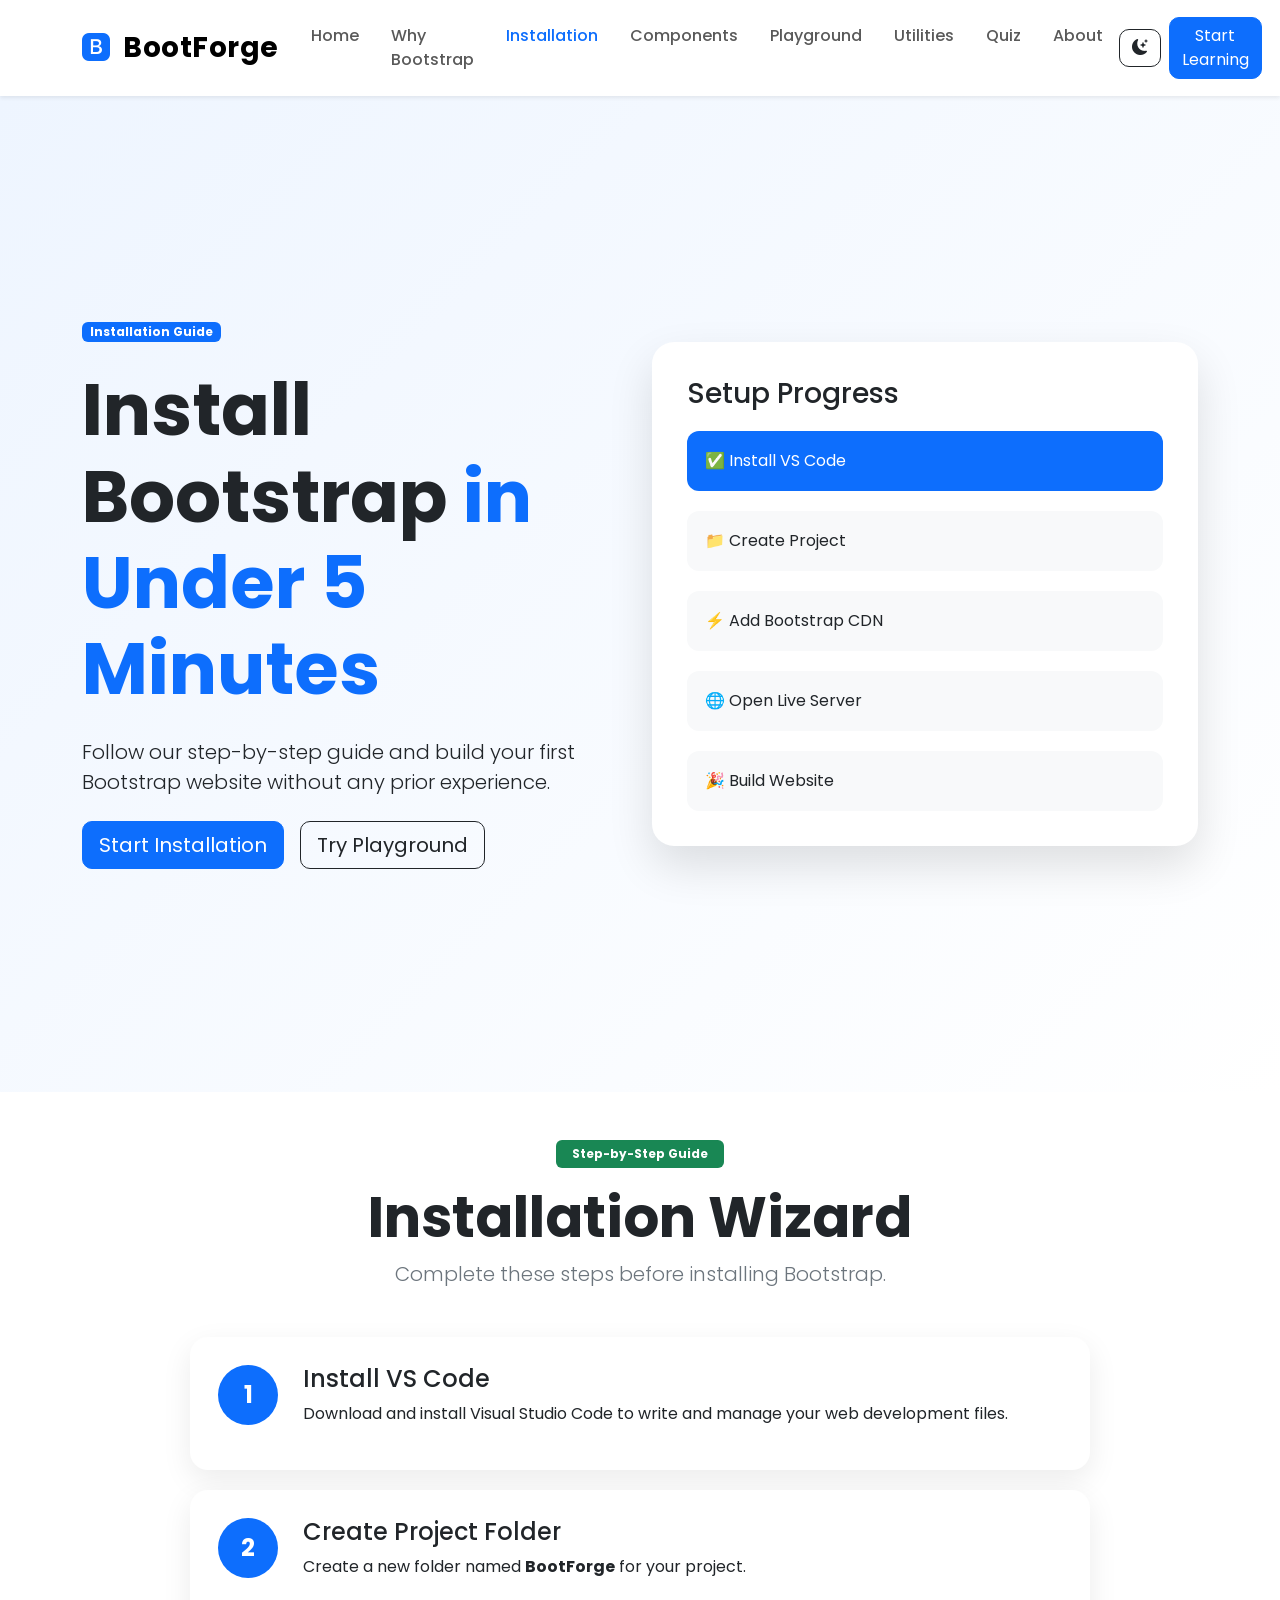
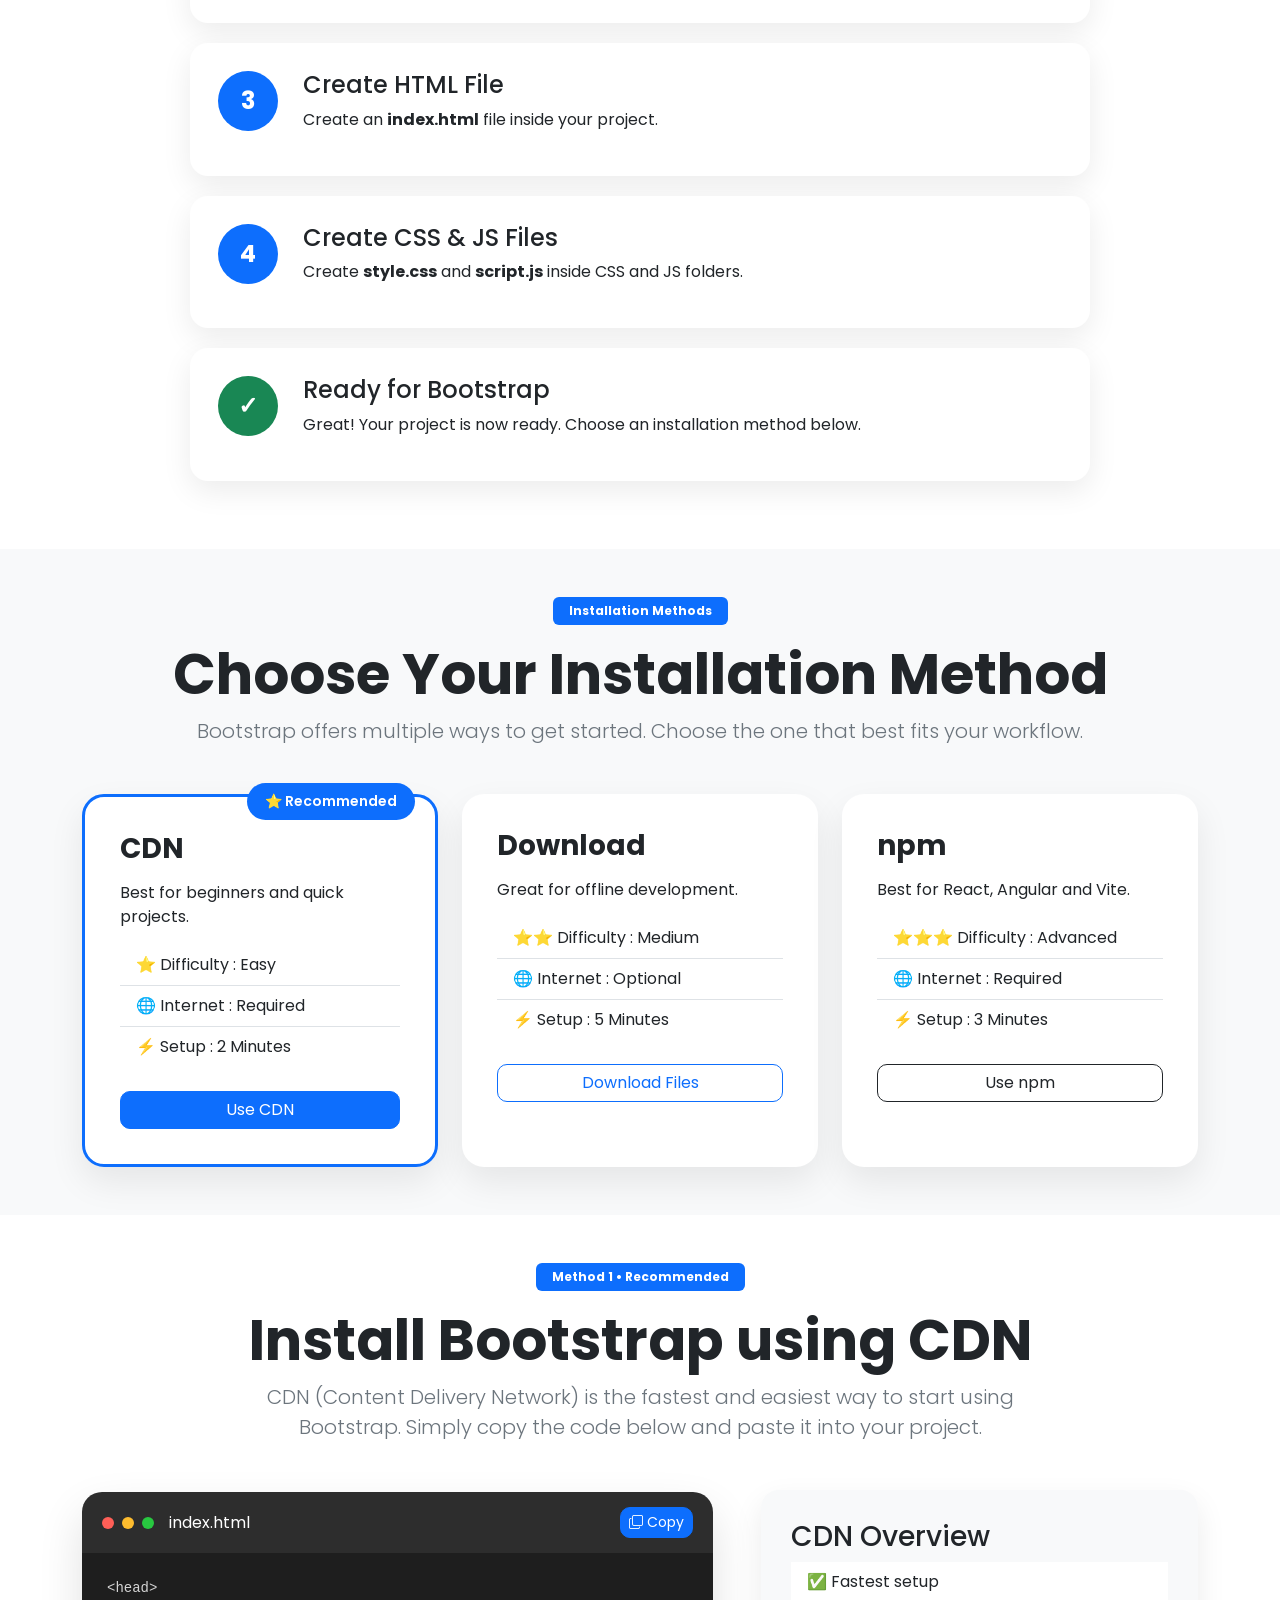
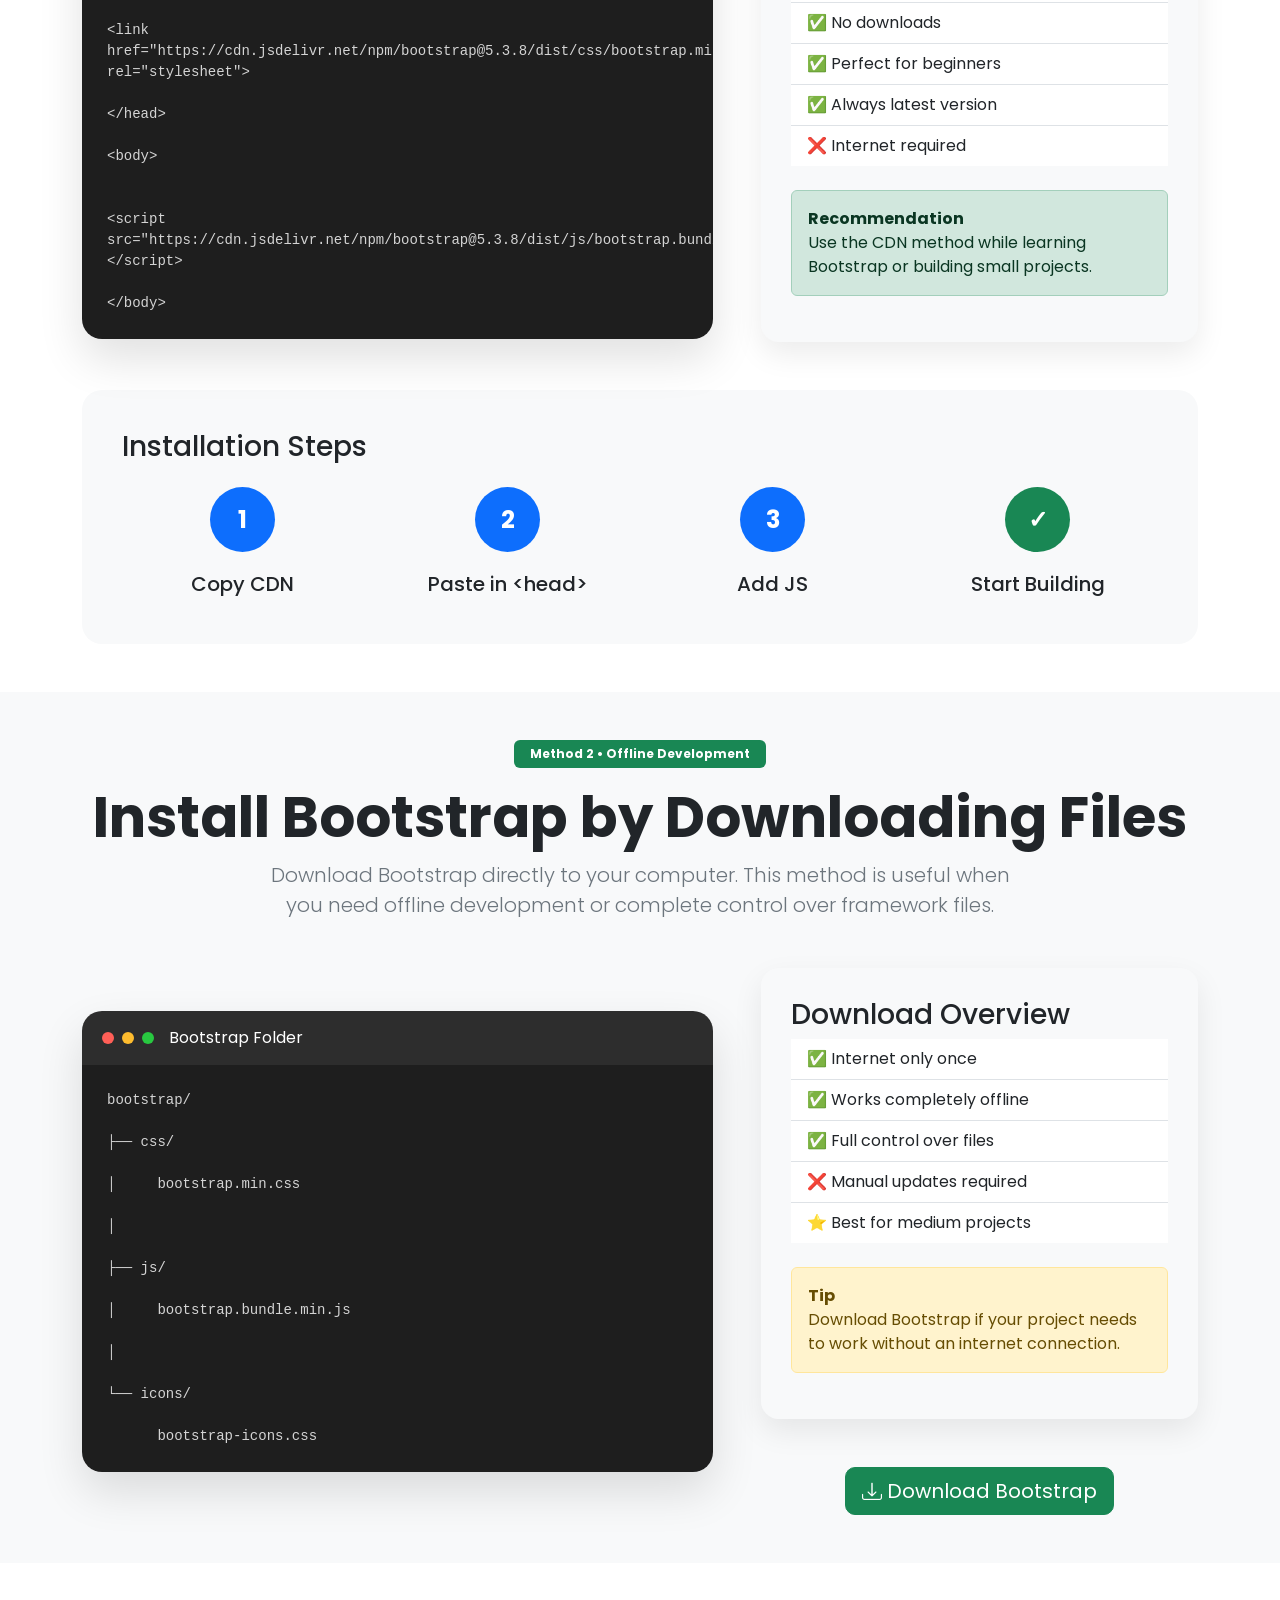
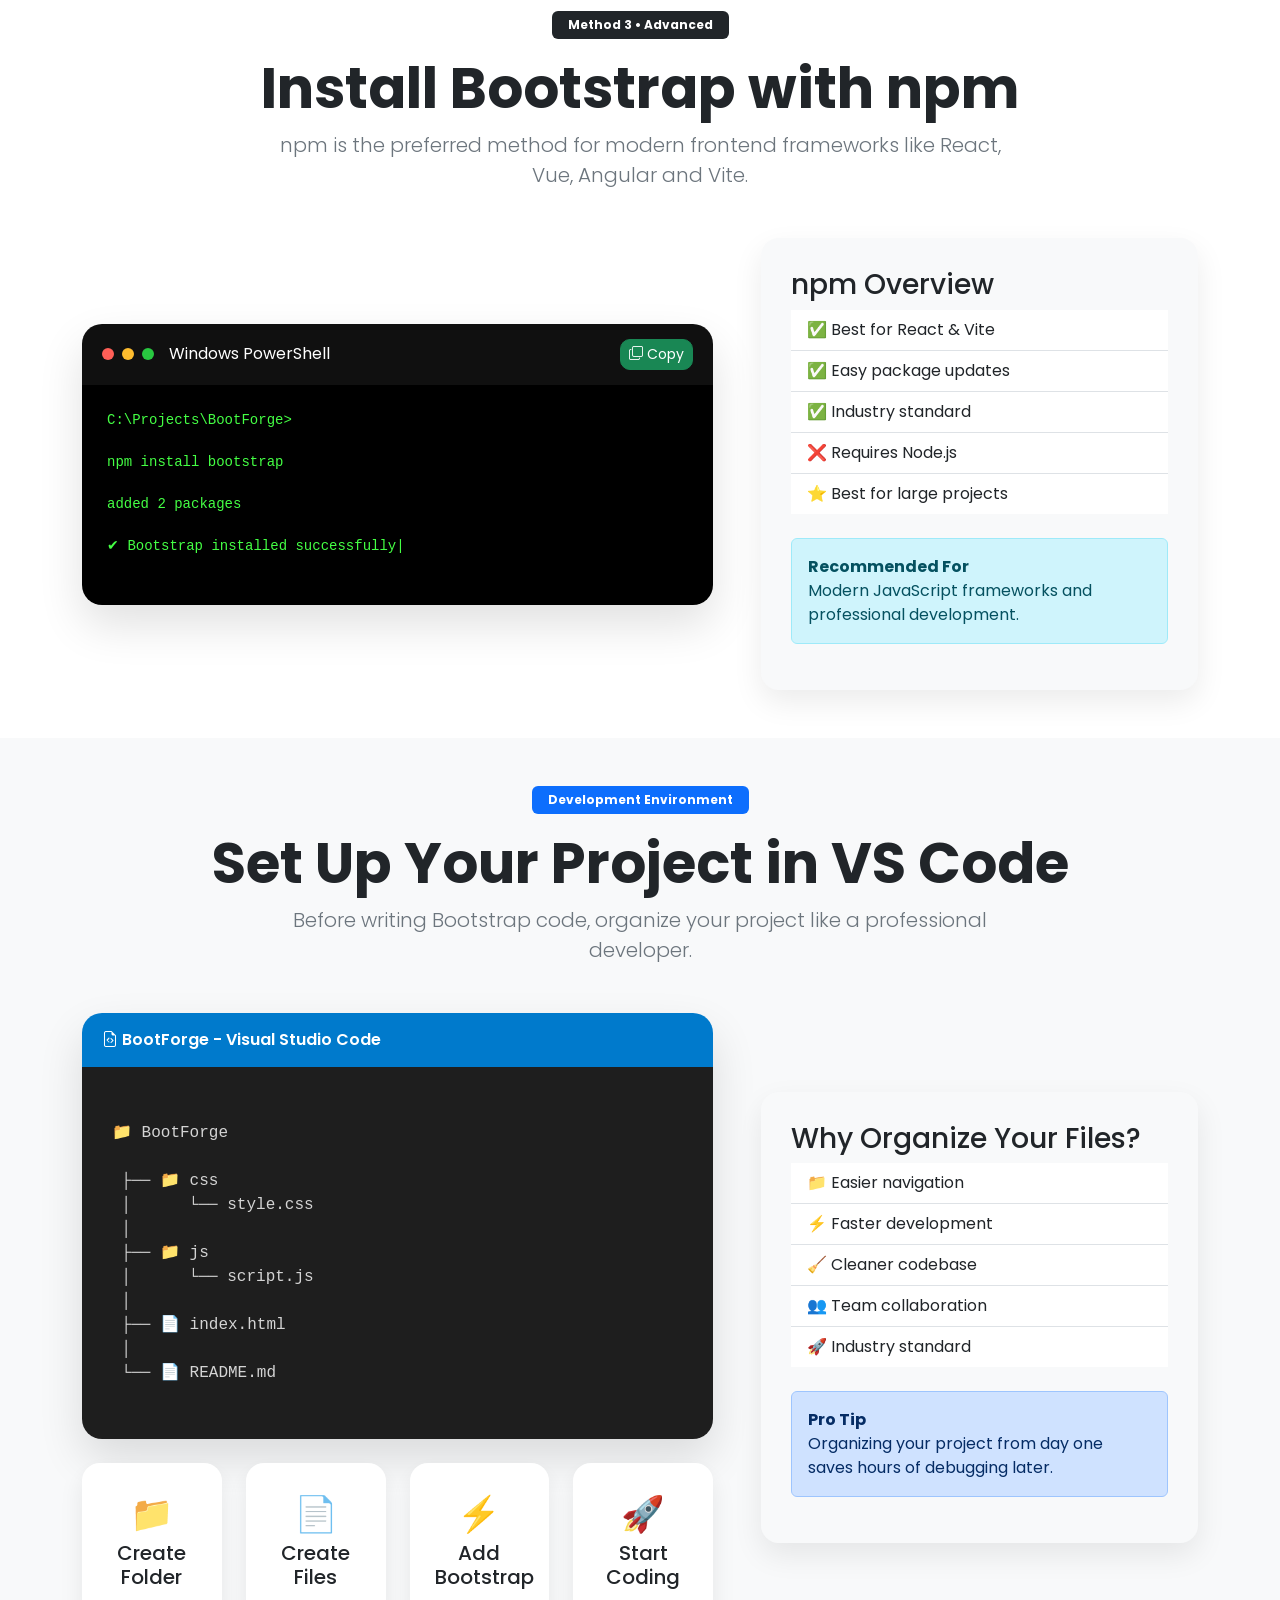
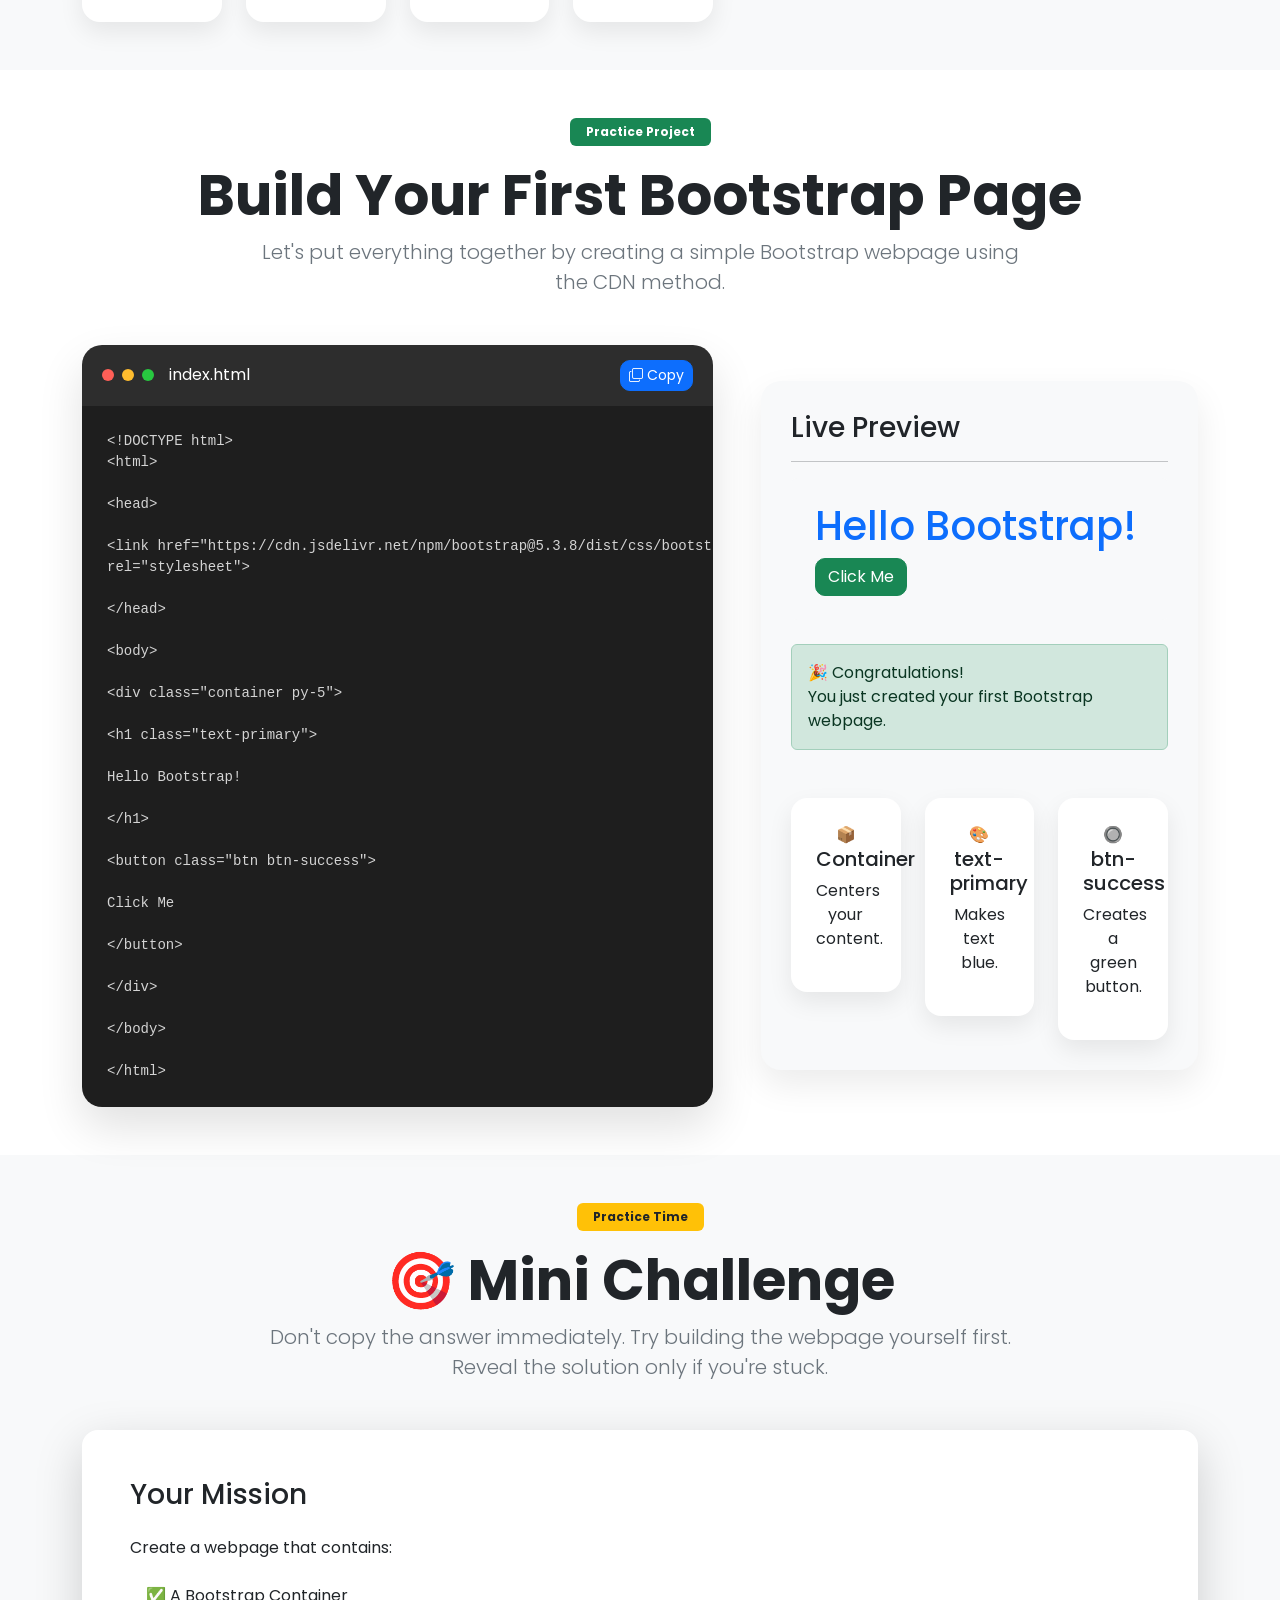
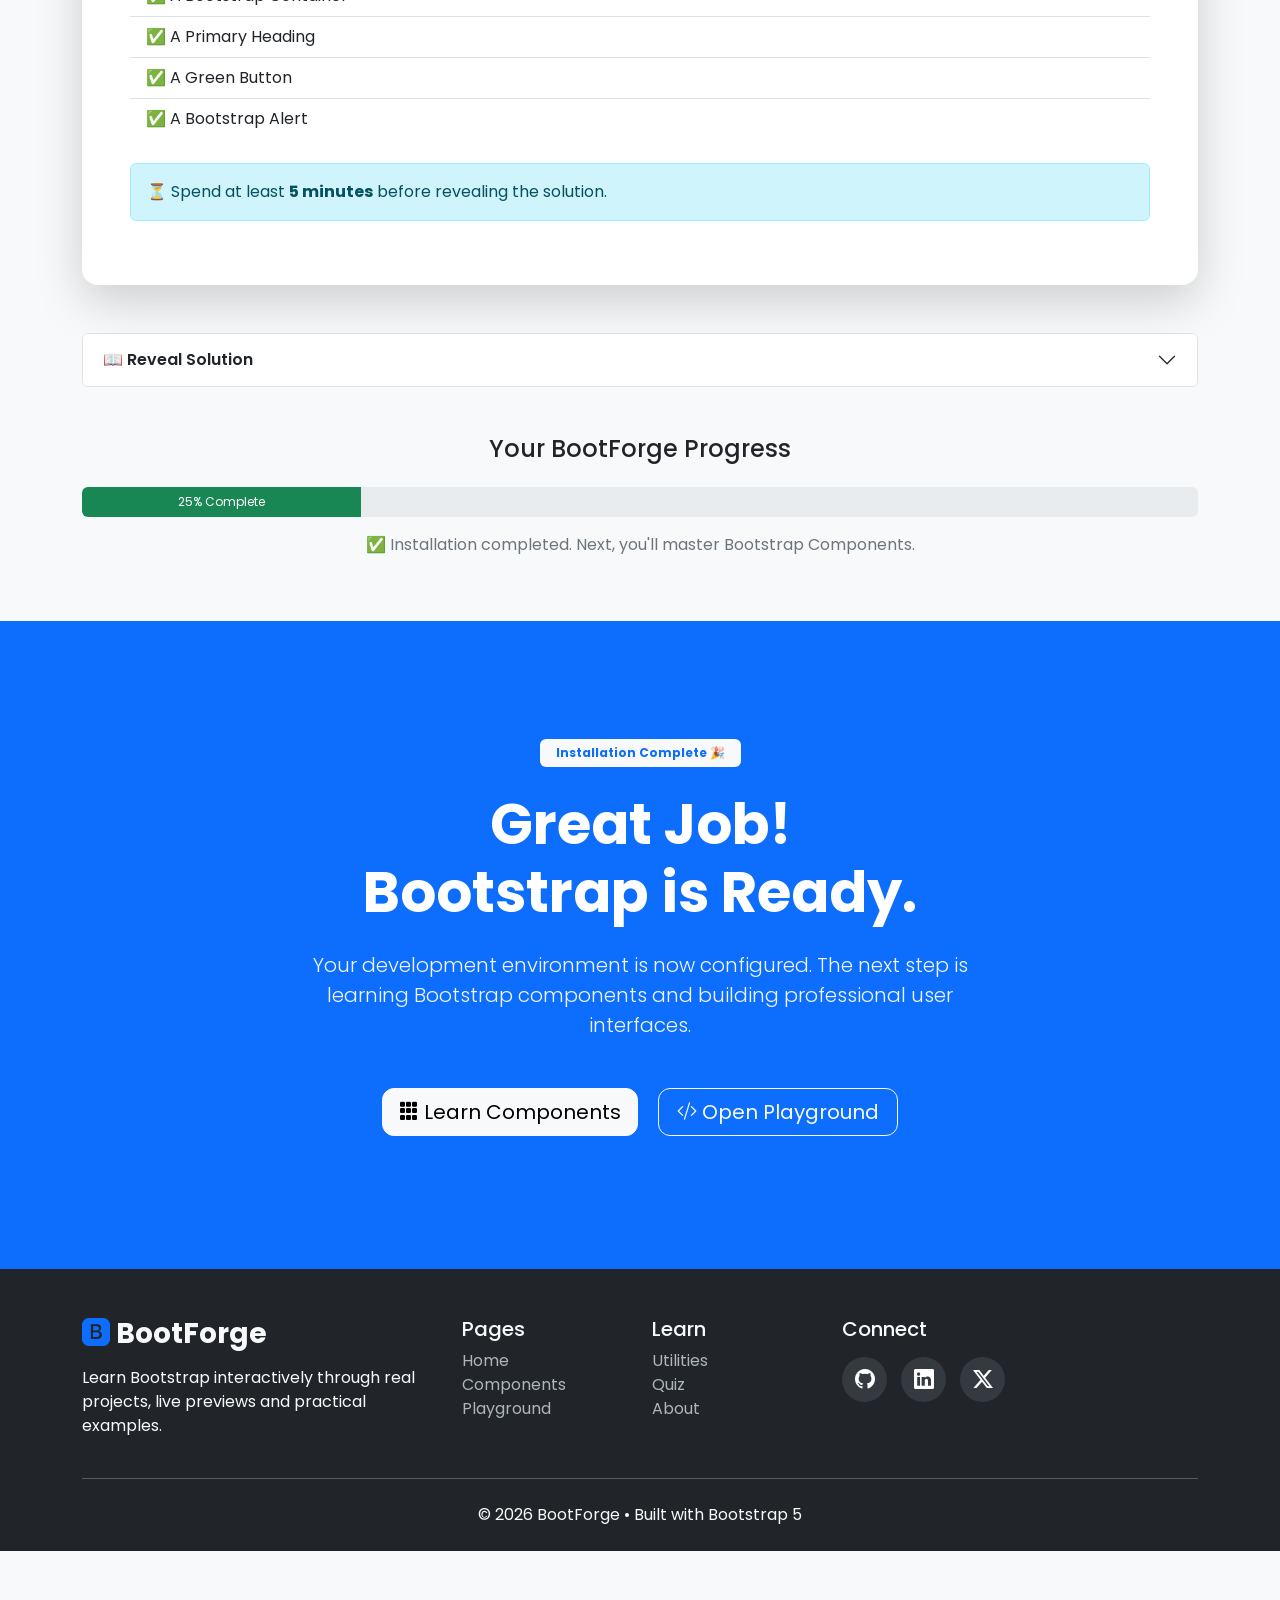
<file: installation.html>
<!DOCTYPE html>
<html lang="en">

<head>

    <meta charset="UTF-8">

    <meta
        name="viewport"
        content="width=device-width, initial-scale=1.0">

    <title>

        BootForge | Installation

    </title>

    <!-- Bootstrap CSS -->

    <link
        href="https://cdn.jsdelivr.net/npm/bootstrap@5.3.8/dist/css/bootstrap.min.css"
        rel="stylesheet">

    <!-- Bootstrap Icons -->

    <link
        rel="stylesheet"
        href="https://cdn.jsdelivr.net/npm/bootstrap-icons@1.13.1/font/bootstrap-icons.min.css">

    <!-- Google Font -->

    <link
        rel="preconnect"
        href="https://fonts.googleapis.com">

    <link
        rel="preconnect"
        href="https://fonts.gstatic.com"
        crossorigin>

    <link
        href="https://fonts.googleapis.com/css2?family=Poppins:wght@300;400;500;600;700&display=swap"
        rel="stylesheet">

    <!-- CSS -->

    <link
        rel="stylesheet"
        href="css/style.css">

    <link
        rel="stylesheet"
        href="css/installation.css">

</head>

<body>

<!-- ==========================================
                NAVBAR
========================================== -->

<nav class="navbar navbar-expand-lg bg-white shadow-sm sticky-top">

    <div class="container">

        <!-- Logo -->

        <a class="navbar-brand fw-bold fs-3"
           href="index.html">

            <i class="bi bi-bootstrap-fill text-primary"></i>

            BootForge

        </a>

        <!-- Mobile Toggle -->

        <button class="navbar-toggler"
                type="button"
                data-bs-toggle="collapse"
                data-bs-target="#mainNavbar"
                aria-controls="mainNavbar"
                aria-expanded="false"
                aria-label="Toggle navigation">

            <span class="navbar-toggler-icon"></span>

        </button>

        <!-- Navigation -->

        <div class="collapse navbar-collapse"
             id="mainNavbar">

            <ul class="navbar-nav mx-auto">

                <li class="nav-item">

                    <a class="nav-link"
                       href="installation.html">

                        Home

                    </a>

                </li>

                <li class="nav-item">

                    <a class="nav-link"
                       href="why-bootstrap.html">

                        Why Bootstrap

                    </a>

                </li>

                <li class="nav-item">

                    <a class="nav-link active"
                       href="installation.html">

                        Installation

                    </a>

                </li>

                <li class="nav-item">

                    <a class="nav-link"
                       href="components.html">

                        Components

                    </a>

                </li>

                <li class="nav-item">

                    <a class="nav-link"
                       href="playground.html">

                        Playground

                    </a>

                </li>

                <li class="nav-item">

                    <a class="nav-link"
                       href="utilities.html">

                        Utilities

                    </a>

                </li>

                <li class="nav-item">

                    <a class="nav-link"
                       href="quiz.html">

                        Quiz

                    </a>

                </li>

                <li class="nav-item">

                    <a class="nav-link"
                       href="about.html">

                        About

                    </a>

                </li>

            </ul>

            <div class="d-flex align-items-center gap-2">

                <button class="btn btn-outline-dark">

                    <i class="bi bi-moon-stars-fill"></i>

                </button>

                <a href="installation.html"
                   class="btn btn-primary">

                    Start Learning

                </a>

            </div>

        </div>

    </div>

</nav>
<!-- ==========================================
                HERO
========================================== -->

<section class="hero py-5">

<div class="container">

<div class="row align-items-center min-vh-100">

<!-- LEFT -->

<div class="col-lg-6">

<span class="badge bg-primary">

Installation Guide

</span>

<h1 class="display-2 fw-bold mt-4">

Install Bootstrap

<span class="text-primary">

in Under 5 Minutes

</span>

</h1>

<p class="lead my-4">

Follow our step-by-step guide and
build your first Bootstrap website
without any prior experience.

</p>

<div class="d-flex flex-wrap gap-3">

<a href="#setup"

class="btn btn-primary btn-lg">

Start Installation

</a>

<a href="playground.html"

class="btn btn-outline-dark btn-lg">

Try Playground

</a>

</div>

</div>

<!-- RIGHT -->

<div class="col-lg-6">

<div class="wizard-card">

<h3>

Setup Progress

</h3>

<div class="wizard-step active">

✅ Install VS Code

</div>

<div class="wizard-step">

📁 Create Project

</div>

<div class="wizard-step">

⚡ Add Bootstrap CDN

</div>

<div class="wizard-step">

🌐 Open Live Server

</div>

<div class="wizard-step">

🎉 Build Website

</div>

</div>

</div>

</div>

</div>

</section>
<!-- ==========================================
            SETUP WIZARD
========================================== -->

<section class="setup py-5" id="setup">

    <div class="container">

        <div class="text-center mb-5">

            <span class="badge bg-success px-3 py-2">

                Step-by-Step Guide

            </span>

            <h2 class="display-4 fw-bold mt-3">

                Installation Wizard

            </h2>

            <p class="lead text-secondary">

                Complete these steps before installing Bootstrap.

            </p>

        </div>

        <div class="wizard-container">

            <div class="wizard-item">

                <div class="wizard-number">

                    1

                </div>

                <div>

                    <h4>

                        Install VS Code

                    </h4>

                    <p>

                        Download and install Visual Studio Code to
                        write and manage your web development files.

                    </p>

                </div>

            </div>

            <div class="wizard-item">

                <div class="wizard-number">

                    2

                </div>

                <div>

                    <h4>

                        Create Project Folder

                    </h4>

                    <p>

                        Create a new folder named
                        <strong>BootForge</strong>
                        for your project.

                    </p>

                </div>

            </div>

            <div class="wizard-item">

                <div class="wizard-number">

                    3

                </div>

                <div>

                    <h4>

                        Create HTML File

                    </h4>

                    <p>

                        Create an
                        <strong>index.html</strong>
                        file inside your project.

                    </p>

                </div>

            </div>

            <div class="wizard-item">

                <div class="wizard-number">

                    4

                </div>

                <div>

                    <h4>

                        Create CSS & JS Files

                    </h4>

                    <p>

                        Create
                        <strong>style.css</strong>
                        and
                        <strong>script.js</strong>

                        inside CSS and JS folders.

                    </p>

                </div>

            </div>

            <div class="wizard-item complete">

                <div class="wizard-number">

                    ✓

                </div>

                <div>

                    <h4>

                        Ready for Bootstrap

                    </h4>

                    <p>

                        Great! Your project is now ready.
                        Choose an installation method below.

                    </p>

                </div>

            </div>

        </div>

    </div>

</section>
<!-- ==========================================
        INSTALLATION METHODS
========================================== -->

<section class="methods py-5">

    <div class="container">

        <div class="text-center mb-5">

            <span class="badge bg-primary px-3 py-2">

                Installation Methods

            </span>

            <h2 class="display-4 fw-bold mt-3">

                Choose Your Installation Method

            </h2>

            <p class="lead text-secondary">

                Bootstrap offers multiple ways to get started.
                Choose the one that best fits your workflow.

            </p>

        </div>

        <div class="row g-4">

            <!-- CDN -->

            <div class="col-lg-4">

                <div class="method-card recommended">

                    <div class="recommended-tag">

                        ⭐ Recommended

                    </div>

                    <h3>

                        CDN

                    </h3>

                    <p>

                        Best for beginners and quick projects.

                    </p>

                    <ul class="list-group list-group-flush mb-4">

                        <li class="list-group-item">

                            ⭐ Difficulty : Easy

                        </li>

                        <li class="list-group-item">

                            🌐 Internet : Required

                        </li>

                        <li class="list-group-item">

                            ⚡ Setup : 2 Minutes

                        </li>

                    </ul>

                    <a href="#cdn"

                       class="btn btn-primary w-100">

                        Use CDN

                    </a>

                </div>

            </div>

            <!-- Download -->

            <div class="col-lg-4">

                <div class="method-card">

                    <h3>

                        Download

                    </h3>

                    <p>

                        Great for offline development.

                    </p>

                    <ul class="list-group list-group-flush mb-4">

                        <li class="list-group-item">

                            ⭐⭐ Difficulty : Medium

                        </li>

                        <li class="list-group-item">

                            🌐 Internet : Optional

                        </li>

                        <li class="list-group-item">

                            ⚡ Setup : 5 Minutes

                        </li>

                    </ul>

                    <a href="#download"

                       class="btn btn-outline-primary w-100">

                        Download Files

                    </a>

                </div>

            </div>

            <!-- npm -->

            <div class="col-lg-4">

                <div class="method-card">

                    <h3>

                        npm

                    </h3>

                    <p>

                        Best for React, Angular and Vite.

                    </p>

                    <ul class="list-group list-group-flush mb-4">

                        <li class="list-group-item">

                            ⭐⭐⭐ Difficulty : Advanced

                        </li>

                        <li class="list-group-item">

                            🌐 Internet : Required

                        </li>

                        <li class="list-group-item">

                            ⚡ Setup : 3 Minutes

                        </li>

                    </ul>

                    <a href="#npm"

                       class="btn btn-outline-dark w-100">

                        Use npm

                    </a>

                </div>

            </div>

        </div>

    </div>

</section>
<!-- ==========================================
            CDN INSTALLATION
========================================== -->

<section class="cdn-install py-5" id="cdn">

    <div class="container">

        <div class="text-center mb-5">

            <span class="badge bg-primary px-3 py-2">

                Method 1 • Recommended

            </span>

            <h2 class="display-4 fw-bold mt-3">

                Install Bootstrap using CDN

            </h2>

            <p class="lead text-secondary mx-auto"
               style="max-width:760px;">

                CDN (Content Delivery Network) is the fastest and
                easiest way to start using Bootstrap. Simply copy
                the code below and paste it into your project.

            </p>

        </div>

        <div class="row g-5 align-items-center">

            <!-- LEFT -->

            <div class="col-lg-7">

                <div class="code-window">

                    <div class="window-top">

                        <div class="window-dots">

                            <span class="red"></span>
                            <span class="yellow"></span>
                            <span class="green"></span>

                        </div>

                        <span>

                            index.html

                        </span>

                        <button
                            class="btn btn-sm btn-primary ms-auto copy-btn"
                            data-copy-target="cdnCode">

                            <i class="bi bi-copy"></i>

                            <span>Copy</span>

                        </button>

                    </div>

<pre class="window-body" id="cdnCode"><code>&lt;head&gt;

&lt;link
href="https://cdn.jsdelivr.net/npm/bootstrap@5.3.8/dist/css/bootstrap.min.css"
rel="stylesheet"&gt;

&lt;/head&gt;

&lt;body&gt;


&lt;script
src="https://cdn.jsdelivr.net/npm/bootstrap@5.3.8/dist/js/bootstrap.bundle.min.js"&gt;
&lt;/script&gt;

&lt;/body&gt;
</code></pre>

                </div>

            </div>

            <!-- RIGHT -->

            <div class="col-lg-5">

                <div class="info-card">

                    <h3>

                        CDN Overview

                    </h3>

                    <ul class="list-group list-group-flush">

                        <li class="list-group-item">

                            ✅ Fastest setup

                        </li>

                        <li class="list-group-item">

                            ✅ No downloads

                        </li>

                        <li class="list-group-item">

                            ✅ Perfect for beginners

                        </li>

                        <li class="list-group-item">

                            ✅ Always latest version

                        </li>

                        <li class="list-group-item">

                            ❌ Internet required

                        </li>

                    </ul>

                    <div class="alert alert-success mt-4">

                        <strong>Recommendation</strong>

                        <br>

                        Use the CDN method while learning
                        Bootstrap or building small projects.

                    </div>

                </div>

            </div>

        </div>

        <!-- Installation Steps -->

        <div class="mt-5">

            <div class="step-card">

                <h3 class="mb-4">

                    Installation Steps

                </h3>

                <div class="row text-center">

                    <div class="col-md-3">

                        <div class="step-box">

                            <div class="step-circle">

                                1

                            </div>

                            <h5>

                                Copy CDN

                            </h5>

                        </div>

                    </div>

                    <div class="col-md-3">

                        <div class="step-box">

                            <div class="step-circle">

                                2

                            </div>

                            <h5>

                                Paste in &lt;head&gt;

                            </h5>

                        </div>

                    </div>

                    <div class="col-md-3">

                        <div class="step-box">

                            <div class="step-circle">

                                3

                            </div>

                            <h5>

                                Add JS

                            </h5>

                        </div>

                    </div>

                    <div class="col-md-3">

                        <div class="step-box">

                            <div class="step-circle success">

                                ✓

                            </div>

                            <h5>

                                Start Building

                            </h5>

                        </div>

                    </div>

                </div>

            </div>

        </div>

    </div>

</section>
<!-- ==========================================
            DOWNLOAD METHOD
========================================== -->

<section class="download-install py-5" id="download">

    <div class="container">

        <div class="text-center mb-5">

            <span class="badge bg-success px-3 py-2">

                Method 2 • Offline Development

            </span>

            <h2 class="display-4 fw-bold mt-3">

                Install Bootstrap by Downloading Files

            </h2>

            <p class="lead text-secondary mx-auto"
               style="max-width:760px;">

                Download Bootstrap directly to your computer.
                This method is useful when you need offline
                development or complete control over framework files.

            </p>

        </div>

        <div class="row g-5 align-items-center">

            <!-- LEFT -->

            <div class="col-lg-7">

                <div class="download-window">

                    <div class="window-top">

                        <div class="window-dots">

                            <span class="red"></span>
                            <span class="yellow"></span>
                            <span class="green"></span>

                        </div>

                        <span>

                            Bootstrap Folder

                        </span>

                    </div>

<pre class="window-body"><code>bootstrap/

├── css/

│     bootstrap.min.css

│

├── js/

│     bootstrap.bundle.min.js

│

└── icons/

      bootstrap-icons.css
</code></pre>

                </div>

            </div>

            <!-- RIGHT -->

            <div class="col-lg-5">

                <div class="info-card">

                    <h3>

                        Download Overview

                    </h3>

                    <ul class="list-group list-group-flush">

                        <li class="list-group-item">

                            ✅ Internet only once

                        </li>

                        <li class="list-group-item">

                            ✅ Works completely offline

                        </li>

                        <li class="list-group-item">

                            ✅ Full control over files

                        </li>

                        <li class="list-group-item">

                            ❌ Manual updates required

                        </li>

                        <li class="list-group-item">

                            ⭐ Best for medium projects

                        </li>

                    </ul>

                    <div class="alert alert-warning mt-4">

                        <strong>Tip</strong>

                        <br>

                        Download Bootstrap if your project
                        needs to work without an internet
                        connection.

                    </div>

                </div>
                <div class="text-center mt-5">

                    <a href="https://getbootstrap.com/docs/5.3/getting-started/download/"
                    target="_blank"
                    class="btn btn-success btn-lg">

                        <i class="bi bi-download"></i>

                        Download Bootstrap

                    </a>

                </div>

            </div>

        </div>

    </div>

</section>
<!-- ==========================================
                NPM METHOD
========================================== -->

<section class="npm-install py-5" id="npm">

    <div class="container">

        <div class="text-center mb-5">

            <span class="badge bg-dark px-3 py-2">

                Method 3 • Advanced

            </span>

            <h2 class="display-4 fw-bold mt-3">

                Install Bootstrap with npm

            </h2>

            <p class="lead text-secondary mx-auto"
               style="max-width:760px;">

                npm is the preferred method for modern frontend
                frameworks like React, Vue, Angular and Vite.

            </p>

        </div>

        <div class="row align-items-center g-5">

            <!-- TERMINAL -->

            <div class="col-lg-7">

                <div class="terminal">

                    <div class="terminal-top">

                        <div class="terminal-dots">

                            <span class="red"></span>
                            <span class="yellow"></span>
                            <span class="green"></span>

                        </div>

                        <span>

                            Windows PowerShell

                        </span>

                        <button
                            class="btn btn-success btn-sm ms-auto copy-btn"
                            data-copy-target="npmCode">

                            <i class="bi bi-copy"></i>

                            <span>Copy</span>

                        </button>

                    </div>

<pre
class="terminal-body"
id="npmCode"><code>C:\Projects\BootForge>

npm install bootstrap

added 2 packages

✔ Bootstrap installed successfully<span class="cursor">|</span>
</code></pre>

                </div>

            </div>

            <!-- INFO -->

            <div class="col-lg-5">

                <div class="info-card">

                    <h3>

                        npm Overview

                    </h3>

                    <ul class="list-group list-group-flush">

                        <li class="list-group-item">

                            ✅ Best for React & Vite

                        </li>

                        <li class="list-group-item">

                            ✅ Easy package updates

                        </li>

                        <li class="list-group-item">

                            ✅ Industry standard

                        </li>

                        <li class="list-group-item">

                            ❌ Requires Node.js

                        </li>

                        <li class="list-group-item">

                            ⭐ Best for large projects

                        </li>

                    </ul>

                    <div class="alert alert-info mt-4">

                        <strong>Recommended For</strong>

                        <br>

                        Modern JavaScript frameworks
                        and professional development.

                    </div>

                </div>

            </div>

        </div>

    </div>

</section>
<!-- ==========================================
            VS CODE SETUP
========================================== -->

<section class="vscode py-5">

    <div class="container">

        <div class="text-center mb-5">

            <span class="badge bg-primary px-3 py-2">

                Development Environment

            </span>

            <h2 class="display-4 fw-bold mt-3">

                Set Up Your Project in VS Code

            </h2>

            <p class="lead text-secondary mx-auto"
               style="max-width:760px;">

                Before writing Bootstrap code,
                organize your project like a
                professional developer.

            </p>

        </div>

        <div class="row align-items-center g-5">

            <!-- VS CODE -->

            <div class="col-lg-7">

                <div class="vscode-window">

                    <div class="vscode-top">

                        <i class="bi bi-file-earmark-code"></i>

                        BootForge - Visual Studio Code

                    </div>

<pre class="vscode-body"><code>
📁 BootForge

 ├── 📁 css
 │      └── style.css
 │
 ├── 📁 js
 │      └── script.js
 │
 ├── 📄 index.html
 │
 └── 📄 README.md
 
</code></pre>

                </div>
                <div class="workflow mt-4">

                    <div class="row text-center">

                        <div class="col-md-3">

                            <div class="workflow-step">

                                📁

                                <h5>Create Folder</h5>

                            </div>

                        </div>

                        <div class="col-md-3">

                            <div class="workflow-step">

                                📄

                                <h5>Create Files</h5>

                            </div>

                        </div>

                        <div class="col-md-3">

                            <div class="workflow-step">

                                ⚡

                                <h5>Add Bootstrap</h5>

                            </div>

                        </div>

                        <div class="col-md-3">

                            <div class="workflow-step">

                                🚀

                                <h5>Start Coding</h5>

                            </div>

                        </div>

                    </div>

                </div>
            </div>
            

            <!-- RIGHT -->

            <div class="col-lg-5">

                <div class="info-card">

                    <h3>

                        Why Organize Your Files?

                    </h3>

                    <ul class="list-group list-group-flush">

                        <li class="list-group-item">

                            📁 Easier navigation

                        </li>

                        <li class="list-group-item">

                            ⚡ Faster development

                        </li>

                        <li class="list-group-item">

                            🧹 Cleaner codebase

                        </li>

                        <li class="list-group-item">

                            👥 Team collaboration

                        </li>

                        <li class="list-group-item">

                            🚀 Industry standard

                        </li>

                    </ul>

                    <div class="alert alert-primary mt-4">

                        <strong>Pro Tip</strong>

                        <br>

                        Organizing your project
                        from day one saves hours
                        of debugging later.

                    </div>

                </div>

            </div>

        </div>

    </div>

</section>
<!-- ==========================================
        FIRST BOOTSTRAP PROJECT
========================================== -->

<section class="first-project py-5">

    <div class="container">

        <div class="text-center mb-5">

            <span class="badge bg-success px-3 py-2">

                Practice Project

            </span>

            <h2 class="display-4 fw-bold mt-3">

                Build Your First Bootstrap Page

            </h2>

            <p class="lead text-secondary mx-auto"
               style="max-width:760px;">

                Let's put everything together by creating
                a simple Bootstrap webpage using the CDN
                method.

            </p>

        </div>

        <div class="row g-5 align-items-center">

            <!-- LEFT -->

            <div class="col-lg-7">

                <div class="code-window">

                    <div class="window-top">

                        <div class="window-dots">

                            <span class="red"></span>
                            <span class="yellow"></span>
                            <span class="green"></span>

                        </div>

                        <span>

                            index.html

                        </span>

                        <button
                            class="btn btn-primary btn-sm ms-auto copy-btn"
                            data-copy-target="firstProject">

                            <i class="bi bi-copy"></i>

                            <span>Copy</span>

                        </button>

                    </div>

<pre
class="window-body"
id="firstProject"><code>&lt;!DOCTYPE html&gt;
&lt;html&gt;

&lt;head&gt;

&lt;link href="https://cdn.jsdelivr.net/npm/bootstrap@5.3.8/dist/css/bootstrap.min.css"
rel="stylesheet"&gt;

&lt;/head&gt;

&lt;body&gt;

&lt;div class="container py-5"&gt;

&lt;h1 class="text-primary"&gt;

Hello Bootstrap!

&lt;/h1&gt;

&lt;button class="btn btn-success"&gt;

Click Me

&lt;/button&gt;

&lt;/div&gt;

&lt;/body&gt;

&lt;/html&gt;</code></pre>

                </div>

            </div>

            <!-- RIGHT -->

            <div class="col-lg-5">

                <div class="project-preview">

                    <h3>

                        Live Preview

                    </h3>

                    <hr>

                    <div class="p-4 bg-light rounded">

                        <h1 class="text-primary">

                            Hello Bootstrap!

                        </h1>

                        <button class="btn btn-success">

                            Click Me

                        </button>

                    </div>

                    <div class="alert alert-success mt-4">

                        🎉 Congratulations!

                        <br>

                        You just created your first
                        Bootstrap webpage.

                    </div>
                    <div class="row text-center mt-5">

                        <div class="col-md-4">

                            <div class="mini-tip">

                                📦

                                <h5>

                                    Container

                                </h5>

                                <p>

                                    Centers your content.

                                </p>

                            </div>

                        </div>

                        <div class="col-md-4">

                            <div class="mini-tip">

                                🎨

                                <h5>

                                    text-primary

                                </h5>

                                <p>

                                    Makes text blue.

                                </p>

                            </div>

                        </div>

                        <div class="col-md-4">

                            <div class="mini-tip">

                                🔘

                                <h5>

                                    btn-success

                                </h5>

                                <p>

                                    Creates a green button.

                                </p>

                            </div>

                        </div>

                    </div>

                </div>

            </div>

        </div>

    </div>

</section>
<!-- ==========================================
            MINI CHALLENGE
========================================== -->

<section class="challenge py-5">

    <div class="container">

        <div class="text-center mb-5">

            <span class="badge bg-warning text-dark px-3 py-2">

                Practice Time

            </span>

            <h2 class="display-4 fw-bold mt-3">

                🎯 Mini Challenge

            </h2>

            <p class="lead text-secondary mx-auto"
               style="max-width:760px;">

                Don't copy the answer immediately.
                Try building the webpage yourself first.
                Reveal the solution only if you're stuck.

            </p>

        </div>

        <div class="card shadow-lg border-0 rounded-4">

            <div class="card-body p-5">

                <h3 class="mb-4">

                    Your Mission

                </h3>

                <p>

                    Create a webpage that contains:

                </p>

                <ul class="list-group list-group-flush mb-4">

                    <li class="list-group-item">

                        ✅ A Bootstrap Container

                    </li>

                    <li class="list-group-item">

                        ✅ A Primary Heading

                    </li>

                    <li class="list-group-item">

                        ✅ A Green Button

                    </li>

                    <li class="list-group-item">

                        ✅ A Bootstrap Alert

                    </li>

                </ul>

                <div class="alert alert-info">

                    ⏳ Spend at least
                    <strong>5 minutes</strong>
                    before revealing the solution.

                </div>

            </div>

        </div>

        <!-- Reveal Answer -->

        <div class="accordion mt-5" id="challengeAccordion">

            <div class="accordion-item">

                <h2 class="accordion-header">

                    <button class="accordion-button collapsed"

                            data-bs-toggle="collapse"

                            data-bs-target="#answer">

                        📖 Reveal Solution

                    </button>

                </h2>

                <div id="answer"

                     class="accordion-collapse collapse"

                     data-bs-parent="#challengeAccordion">

                    <div class="accordion-body">

                        <div class="code-window">

                            <div class="window-top">

                                <div class="window-dots">

                                    <span class="red"></span>

                                    <span class="yellow"></span>

                                    <span class="green"></span>

                                </div>

                                <span>

                                    solution.html

                                </span>

                                <button
                                    class="btn btn-primary btn-sm ms-auto copy-btn"
                                    data-copy-target="challengeCode">

                                    <i class="bi bi-copy"></i>

                                    <span>Copy</span>

                                </button>

                            </div>

<pre
class="window-body"
id="challengeCode"><code>&lt;div class="container py-5"&gt;

    &lt;h1 class="text-primary"&gt;

        Welcome to Bootstrap

    &lt;/h1&gt;

    &lt;button class="btn btn-success"&gt;

        Learn More

    &lt;/button&gt;

    &lt;div class="alert alert-success mt-4"&gt;

        Bootstrap is working!

    &lt;/div&gt;

&lt;/div&gt;</code></pre>

                        </div>

                    </div>

                </div>

            </div>

        </div>
        <div class="mt-5">

            <h4 class="text-center mb-4">

                Your BootForge Progress

            </h4>

            <div class="progress"
                style="height:30px;">

                <div class="progress-bar bg-success"

                    style="width:25%;">

                    25% Complete

                </div>

            </div>

            <p class="text-center mt-3 text-secondary">

                ✅ Installation completed.
                Next, you'll master Bootstrap Components.

            </p>

        </div>

    </div>

</section>
<!-- ==========================================
                CTA
========================================== -->

<section class="cta py-5">

    <div class="container">

        <div class="row justify-content-center">

            <div class="col-lg-10">

                <div class="cta-box text-center">

                    <span class="badge bg-light text-primary px-3 py-2">

                        Installation Complete 🎉

                    </span>

                    <h2 class="display-4 fw-bold mt-4">

                        Great Job!

                        <br>

                        Bootstrap is Ready.

                    </h2>

                    <p class="lead mt-4">

                        Your development environment is now configured.
                        The next step is learning Bootstrap components
                        and building professional user interfaces.

                    </p>

                    <div class="mt-5">

                        <a href="components.html"

                           class="btn btn-light btn-lg me-3">

                            <i class="bi bi-grid-3x3-gap-fill"></i>

                            Learn Components

                        </a>

                        <a href="playground.html"

                           class="btn btn-outline-light btn-lg">

                            <i class="bi bi-code-slash"></i>

                            Open Playground

                        </a>

                    </div>

                </div>

            </div>

        </div>

    </div>

</section>
<!-- ==========================================
                    FOOTER
========================================== -->
<footer class="footer bg-dark text-light pt-5 pb-4">
    <div class="container">
        <div class="row gy-4">
            <!-- Brand -->
            <div class="col-lg-4">
                <h3 class="fw-bold">
                    <i class="bi bi-bootstrap-fill text-primary"></i>
                    BootForge
                </h3>
                <p class="mt-3">
                    Learn Bootstrap interactively through
                    real projects, live previews and
                    practical examples.
                </p>
            </div>
            <!-- Quick Links -->
            <div class="col-6 col-lg-2">
                <h5>Pages</h5>
                <ul class="list-unstyled">
                    <li><a href="index.html">Home</a></li>
                    <li><a href="components.html">Components</a></li>
                    <li><a href="playground.html">Playground</a></li>
                </ul>
            </div>
            <!-- Learning -->
            <div class="col-6 col-lg-2">
                <h5>Learn</h5>
                <ul class="list-unstyled">
                    <li><a href="utilities.html">Utilities</a></li>
                    <li><a href="quiz.html">Quiz</a></li>
                    <li><a href="about.html">About</a></li>
                </ul>
            </div>
            <!-- Social -->
            <div class="col-lg-4">
                <h5>Connect</h5>
                <div class="mt-3">
                    <a href="#" class="social-icon">
                        <i class="bi bi-github"></i>
                    </a>
                    <a href="#" class="social-icon">
                        <i class="bi bi-linkedin"></i>
                    </a>
                    <a href="#" class="social-icon">
                        <i class="bi bi-twitter-x"></i>
                    </a>
                </div>
            </div>
        </div>
        <hr class="my-4">
        <div class="text-center">
            © 2026 BootForge • Built with Bootstrap 5
        </div>
    </div>
</footer>



    <!-- Bootstrap JS -->

    <script
        src="https://cdn.jsdelivr.net/npm/bootstrap@5.3.8/dist/js/bootstrap.bundle.min.js">
    </script>

    <script src="js/script.js"></script>

</body>

</html>
</file>
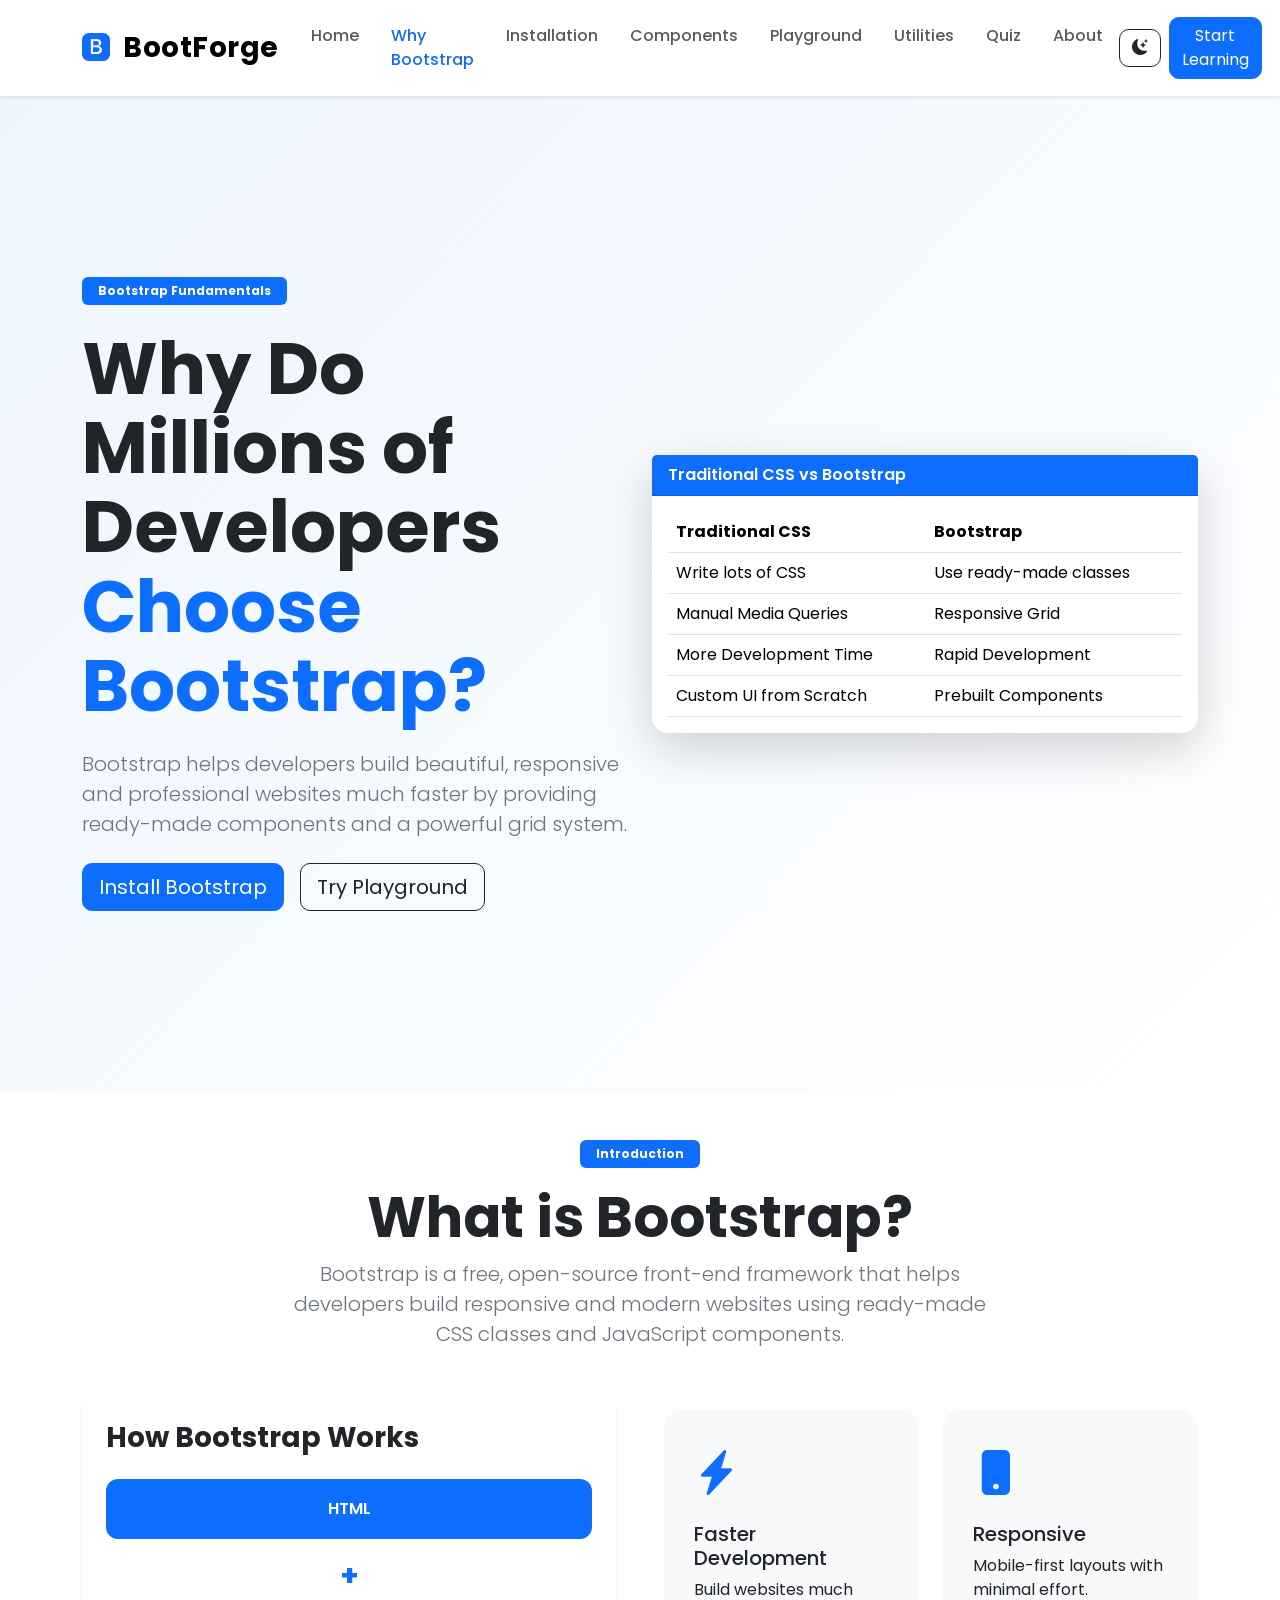
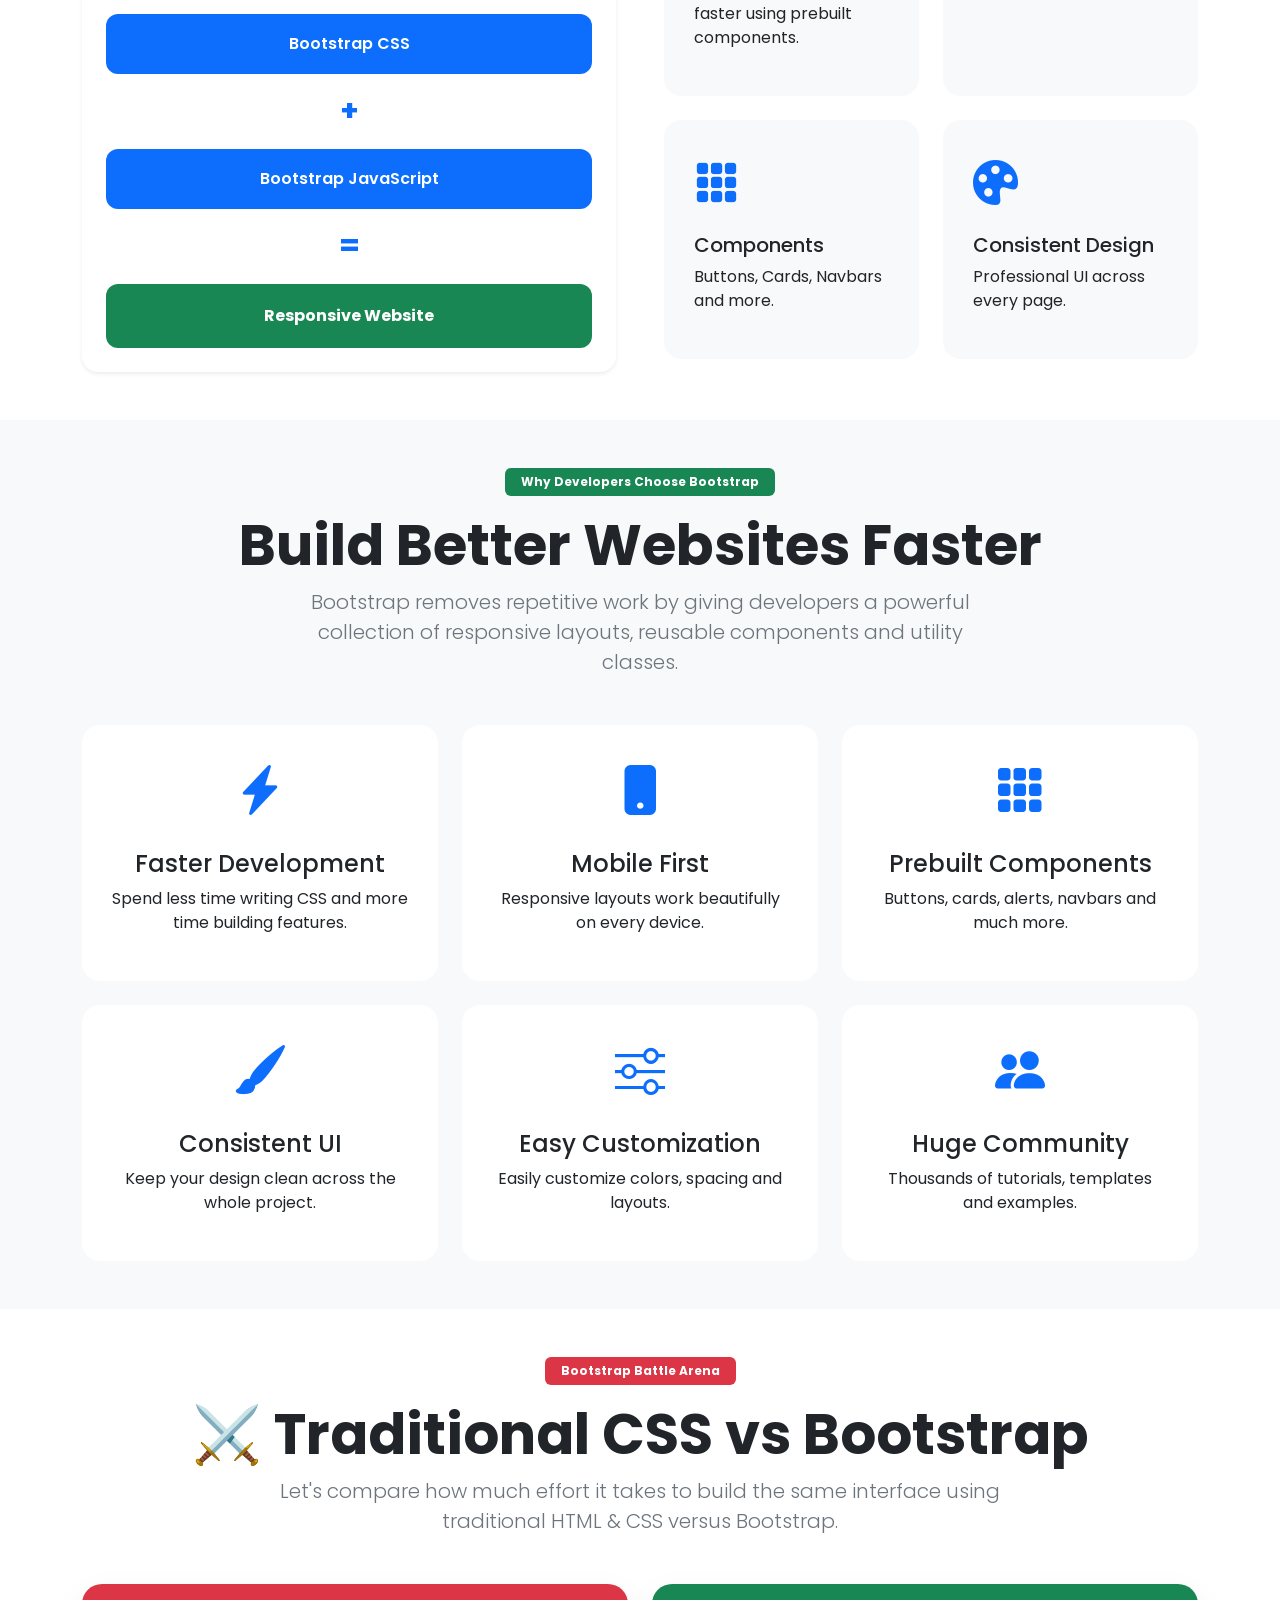
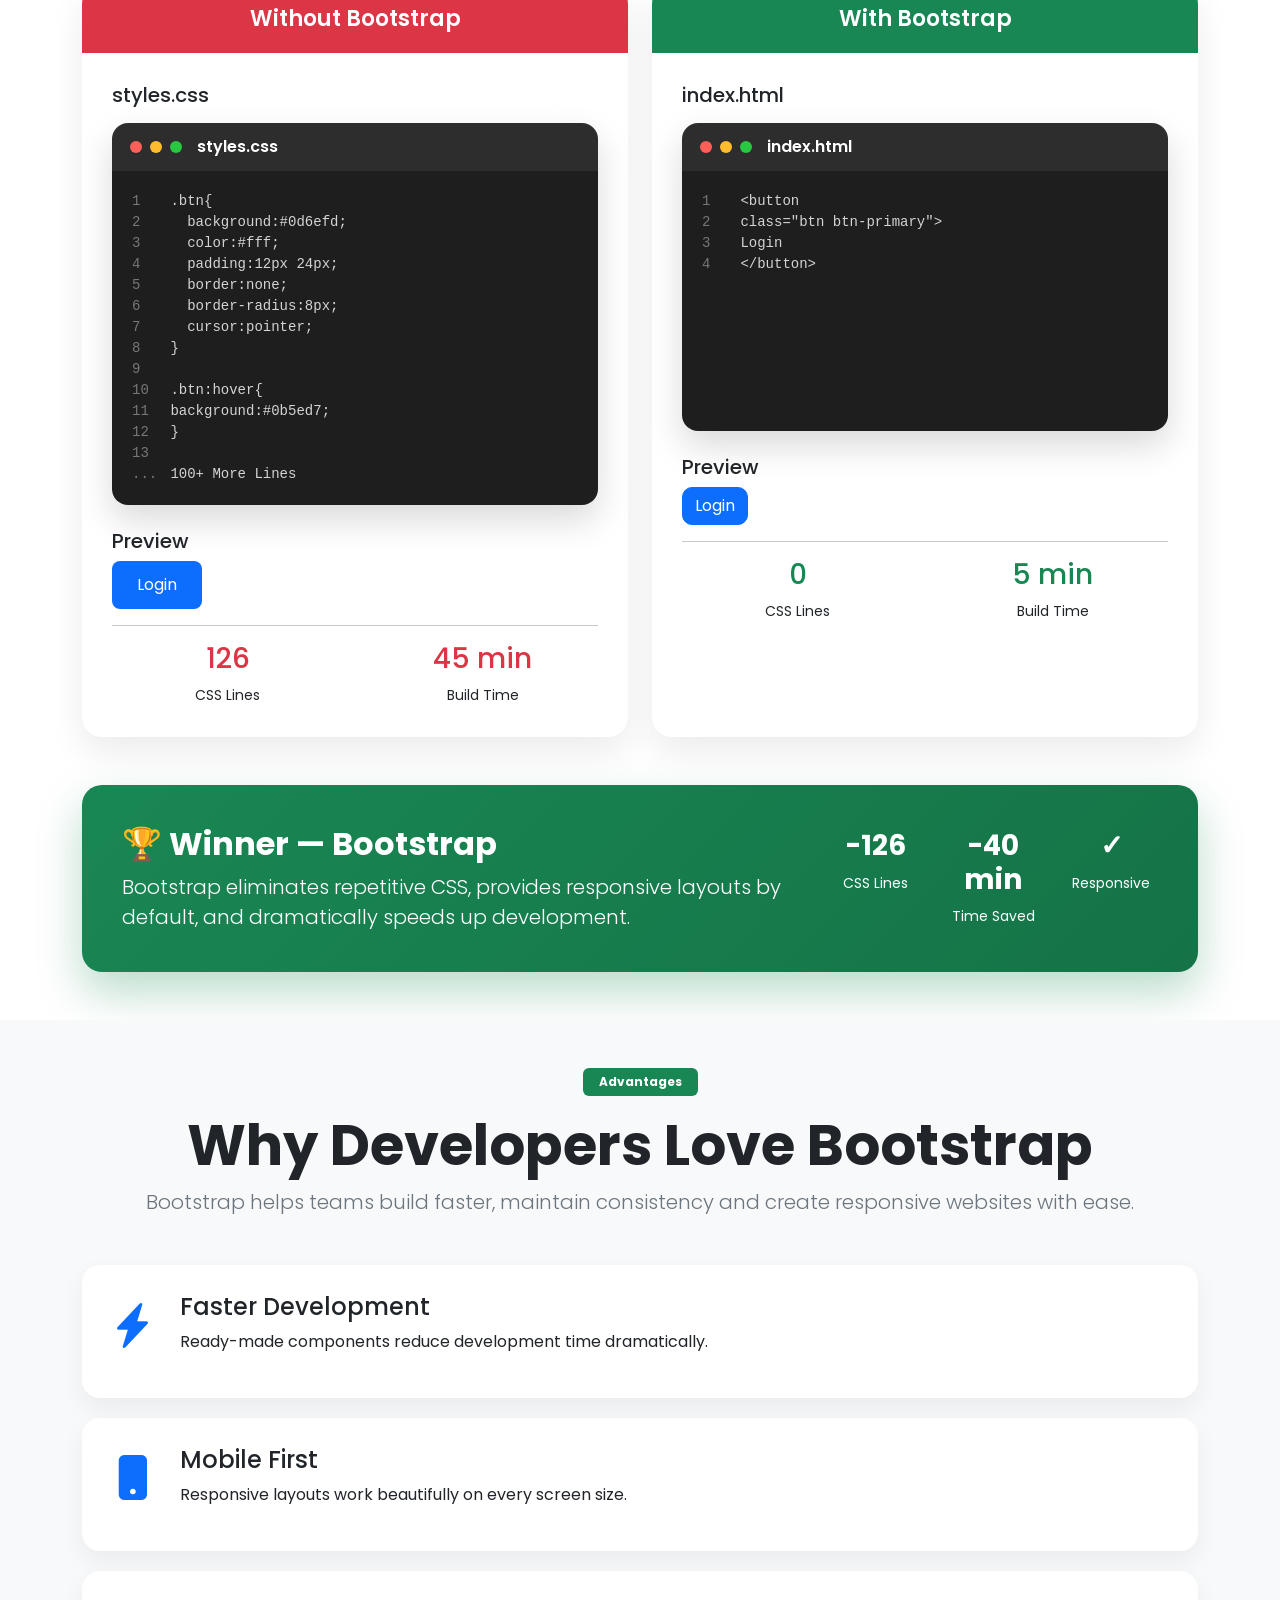
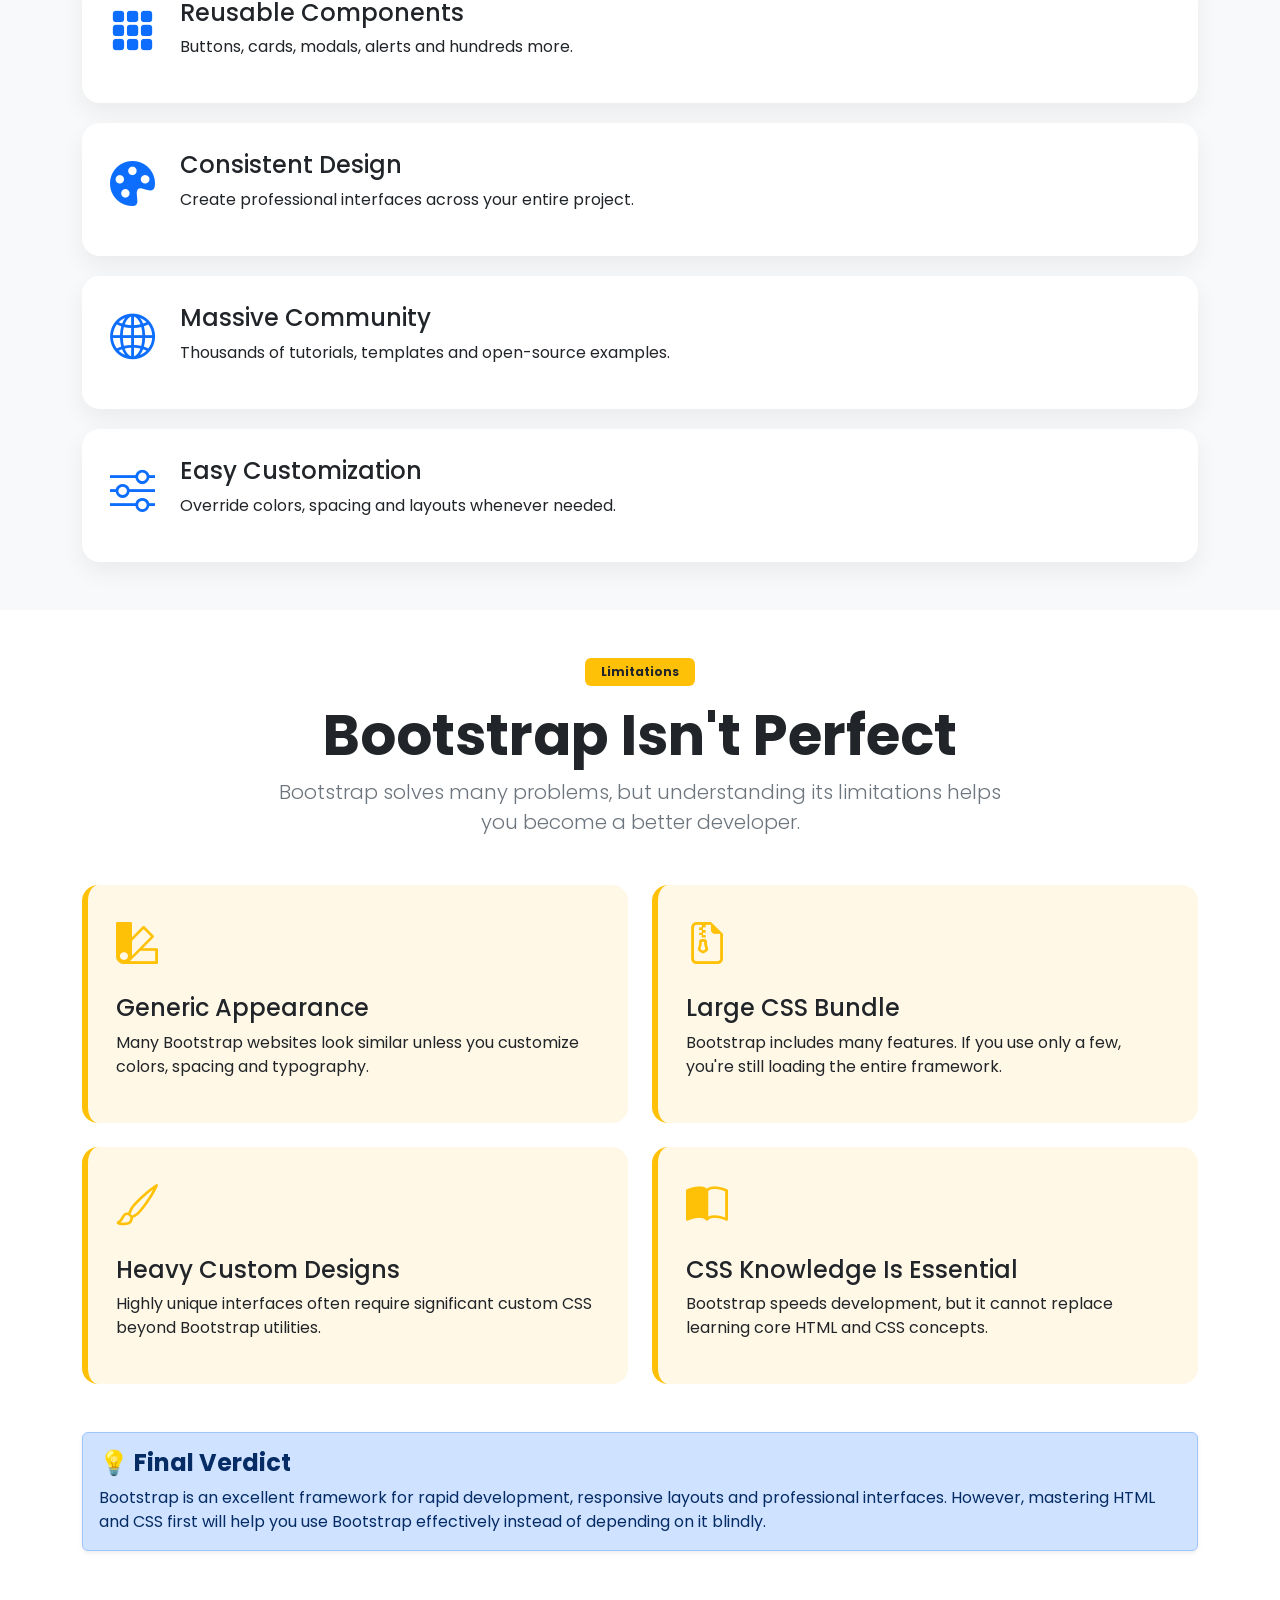
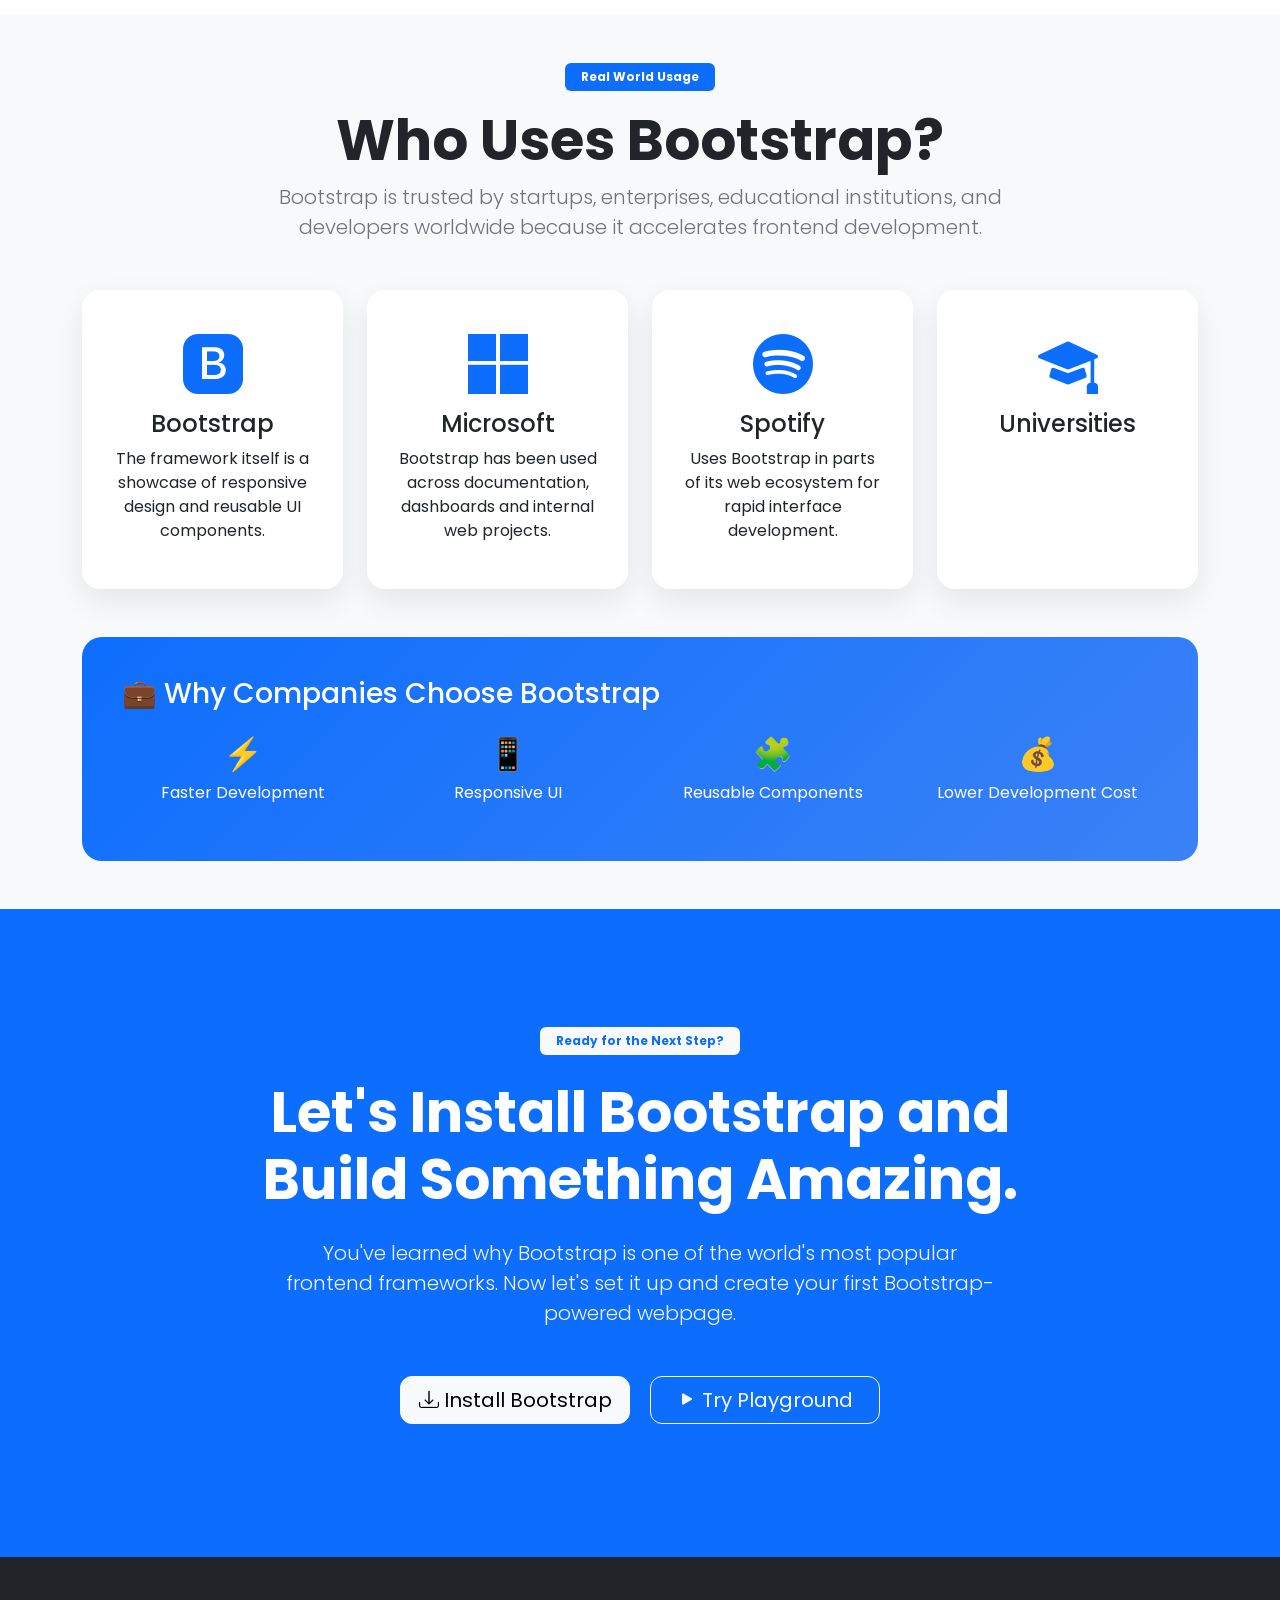
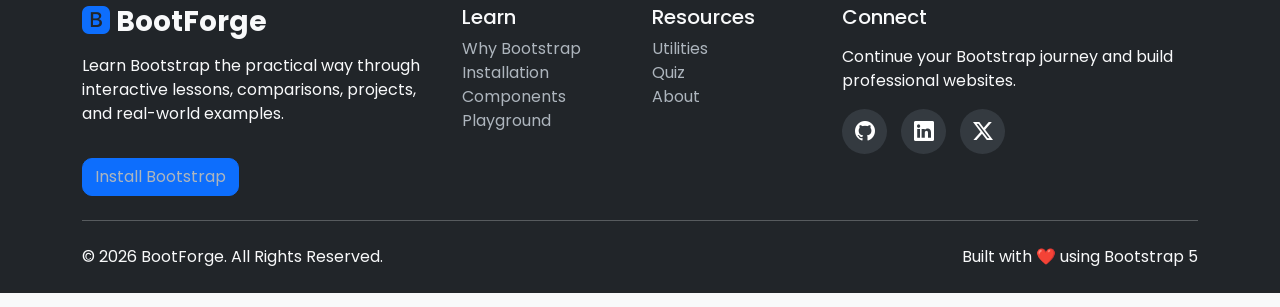
<file: why-bootstrap.html>
<!DOCTYPE html>
<html lang="en">

<head>

    <meta charset="UTF-8">

    <meta name="viewport"
          content="width=device-width, initial-scale=1.0">

    <title>BootForge | Why Bootstrap?</title>

    <!-- Bootstrap CSS -->

    <link href="https://cdn.jsdelivr.net/npm/bootstrap@5.3.8/dist/css/bootstrap.min.css"
          rel="stylesheet">

    <!-- Bootstrap Icons -->

    <link rel="stylesheet"
          href="https://cdn.jsdelivr.net/npm/bootstrap-icons@1.13.1/font/bootstrap-icons.min.css">

    <!-- Google Fonts -->

    <link rel="preconnect"
          href="https://fonts.googleapis.com">

    <link rel="preconnect"
          href="https://fonts.gstatic.com"
          crossorigin>

    <link href="https://fonts.googleapis.com/css2?family=Poppins:wght@300;400;500;600;700&display=swap"
          rel="stylesheet">

    <!-- Global CSS -->

    <link rel="stylesheet"
          href="css/style.css">

    <!-- Page CSS -->

    <link rel="stylesheet"
          href="css/why-bootstrap.css">

</head>

<body>

<!-- ==========================================
                NAVBAR
========================================== -->

<nav class="navbar navbar-expand-lg bg-white shadow-sm sticky-top">

    <div class="container">

        <!-- Logo -->

        <a class="navbar-brand fw-bold fs-3"
           href="index.html">

            <i class="bi bi-bootstrap-fill text-primary"></i>

            BootForge

        </a>

        <!-- Mobile Toggle -->

        <button class="navbar-toggler"
                type="button"
                data-bs-toggle="collapse"
                data-bs-target="#mainNavbar"
                aria-controls="mainNavbar"
                aria-expanded="false"
                aria-label="Toggle navigation">

            <span class="navbar-toggler-icon"></span>

        </button>

        <!-- Navigation -->

        <div class="collapse navbar-collapse"
             id="mainNavbar">

            <ul class="navbar-nav mx-auto">

                <li class="nav-item">

                    <a class="nav-link"
                       href="index.html">

                        Home

                    </a>

                </li>

                <li class="nav-item">

                    <a class="nav-link active"
                       href="why-bootstrap.html">

                        Why Bootstrap

                    </a>

                </li>

                <li class="nav-item">

                    <a class="nav-link"
                       href="installation.html">

                        Installation

                    </a>

                </li>

                <li class="nav-item">

                    <a class="nav-link"
                       href="components.html">

                        Components

                    </a>

                </li>

                <li class="nav-item">

                    <a class="nav-link"
                       href="playground.html">

                        Playground

                    </a>

                </li>

                <li class="nav-item">

                    <a class="nav-link"
                       href="utilities.html">

                        Utilities

                    </a>

                </li>

                <li class="nav-item">

                    <a class="nav-link"
                       href="quiz.html">

                        Quiz

                    </a>

                </li>

                <li class="nav-item">

                    <a class="nav-link"
                       href="about.html">

                        About

                    </a>

                </li>

            </ul>

            <div class="d-flex align-items-center gap-2">

                <button class="btn btn-outline-dark">

                    <i class="bi bi-moon-stars-fill"></i>

                </button>

                <a href="installation.html"
                   class="btn btn-primary">

                    Start Learning

                </a>

            </div>

        </div>

    </div>

</nav>
<!-- ==========================================
                HERO
========================================== -->

<section class="hero py-5">

    <div class="container">

        <div class="row align-items-center min-vh-100">

            <!-- LEFT -->

            <div class="col-lg-6">

                <span class="badge bg-primary px-3 py-2">

                    Bootstrap Fundamentals

                </span>

                <h1 class="display-2 fw-bold mt-4">

                    Why Do Millions of Developers

                    <span class="text-primary">

                        Choose Bootstrap?

                    </span>

                </h1>

                <p class="lead text-secondary my-4">

                    Bootstrap helps developers build beautiful,
                    responsive and professional websites much
                    faster by providing ready-made components
                    and a powerful grid system.

                </p>

                <div class="d-flex flex-wrap gap-3">

                    <a href="installation.html"

                       class="btn btn-primary btn-lg">

                        Install Bootstrap

                    </a>

                    <a href="playground.html"

                       class="btn btn-outline-dark btn-lg">

                        Try Playground

                    </a>

                </div>

            </div>

            <!-- RIGHT -->

            <div class="col-lg-6">

                <div class="hero-card">

                    <div class="card shadow-lg border-0 rounded-4">

                        <div class="card-header bg-primary text-white fw-semibold">

                            Traditional CSS vs Bootstrap

                        </div>

                        <div class="card-body">

                            <table class="table align-middle">

                                <thead>

                                    <tr>

                                        <th>Traditional CSS</th>

                                        <th>Bootstrap</th>

                                    </tr>

                                </thead>

                                <tbody>

                                    <tr>

                                        <td>Write lots of CSS</td>

                                        <td>Use ready-made classes</td>

                                    </tr>

                                    <tr>

                                        <td>Manual Media Queries</td>

                                        <td>Responsive Grid</td>

                                    </tr>

                                    <tr>

                                        <td>More Development Time</td>

                                        <td>Rapid Development</td>

                                    </tr>

                                    <tr>

                                        <td>Custom UI from Scratch</td>

                                        <td>Prebuilt Components</td>

                                    </tr>

                                </tbody>

                            </table>

                        </div>

                    </div>

                </div>

            </div>

        </div>

    </div>

</section>
<!-- ==========================================
            WHAT IS BOOTSTRAP
========================================== -->

<section class="what-bootstrap py-5">

    <div class="container">

        <!-- Heading -->

        <div class="text-center mb-5">

            <span class="badge bg-primary px-3 py-2">

                Introduction

            </span>

            <h2 class="display-4 fw-bold mt-3">

                What is Bootstrap?

            </h2>

            <p class="lead text-secondary mx-auto"
               style="max-width:700px;">

                Bootstrap is a free, open-source front-end framework
                that helps developers build responsive and modern
                websites using ready-made CSS classes and JavaScript components.

            </p>

        </div>

        <div class="row align-items-center g-5">

            <!-- Left -->

            <div class="col-lg-6">

                <div class="card border-0 shadow-sm rounded-4 h-100">

                    <div class="card-body p-4">

                        <h3 class="fw-bold mb-4">

                            How Bootstrap Works

                        </h3>

                        <div class="bootstrap-flow">

                            <div class="flow-box">

                                HTML

                            </div>

                            <div class="flow-plus">

                                +

                            </div>

                            <div class="flow-box">

                                Bootstrap CSS

                            </div>

                            <div class="flow-plus">

                                +

                            </div>

                            <div class="flow-box">

                                Bootstrap JavaScript

                            </div>

                            <div class="flow-equals">

                                =

                            </div>

                            <div class="flow-result">

                                Responsive Website

                            </div>

                        </div>

                    </div>

                </div>

            </div>

            <!-- Right -->

            <div class="col-lg-6">

                <div class="row g-4">

                    <div class="col-sm-6">

                        <div class="benefit-card">

                            <i class="bi bi-lightning-charge-fill"></i>

                            <h5>

                                Faster Development

                            </h5>

                            <p>

                                Build websites much faster
                                using prebuilt components.

                            </p>

                        </div>

                    </div>

                    <div class="col-sm-6">

                        <div class="benefit-card">

                            <i class="bi bi-phone-fill"></i>

                            <h5>

                                Responsive

                            </h5>

                            <p>

                                Mobile-first layouts
                                with minimal effort.

                            </p>

                        </div>

                    </div>

                    <div class="col-sm-6">

                        <div class="benefit-card">

                            <i class="bi bi-grid-3x3-gap-fill"></i>

                            <h5>

                                Components

                            </h5>

                            <p>

                                Buttons, Cards,
                                Navbars and more.

                            </p>

                        </div>

                    </div>

                    <div class="col-sm-6">

                        <div class="benefit-card">

                            <i class="bi bi-palette-fill"></i>

                            <h5>

                                Consistent Design

                            </h5>

                            <p>

                                Professional UI
                                across every page.

                            </p>

                        </div>

                    </div>

                </div>

            </div>

        </div>

    </div>

</section>
<!-- ==========================================
            WHY BOOTSTRAP
========================================== -->

<section class="why-bootstrap py-5 bg-light">

    <div class="container">

        <!-- Heading -->

        <div class="text-center mb-5">

            <span class="badge bg-success px-3 py-2">

                Why Developers Choose Bootstrap

            </span>

            <h2 class="display-4 fw-bold mt-3">

                Build Better Websites Faster

            </h2>

            <p class="lead text-secondary mx-auto"
               style="max-width:700px;">

                Bootstrap removes repetitive work by giving
                developers a powerful collection of responsive
                layouts, reusable components and utility classes.

            </p>

        </div>

        <div class="row g-4">

            <!-- Card 1 -->

            <div class="col-md-6 col-lg-4">

                <div class="reason-card">

                    <i class="bi bi-lightning-charge-fill"></i>

                    <h4>

                        Faster Development

                    </h4>

                    <p>

                        Spend less time writing CSS
                        and more time building features.

                    </p>

                </div>

            </div>

            <!-- Card 2 -->

            <div class="col-md-6 col-lg-4">

                <div class="reason-card">

                    <i class="bi bi-phone-fill"></i>

                    <h4>

                        Mobile First

                    </h4>

                    <p>

                        Responsive layouts work
                        beautifully on every device.

                    </p>

                </div>

            </div>

            <!-- Card 3 -->

            <div class="col-md-6 col-lg-4">

                <div class="reason-card">

                    <i class="bi bi-grid-3x3-gap-fill"></i>

                    <h4>

                        Prebuilt Components

                    </h4>

                    <p>

                        Buttons, cards, alerts,
                        navbars and much more.

                    </p>

                </div>

            </div>

            <!-- Card 4 -->

            <div class="col-md-6 col-lg-4">

                <div class="reason-card">

                    <i class="bi bi-brush-fill"></i>

                    <h4>

                        Consistent UI

                    </h4>

                    <p>

                        Keep your design clean
                        across the whole project.

                    </p>

                </div>

            </div>

            <!-- Card 5 -->

            <div class="col-md-6 col-lg-4">

                <div class="reason-card">

                    <i class="bi bi-sliders"></i>

                    <h4>

                        Easy Customization

                    </h4>

                    <p>

                        Easily customize colors,
                        spacing and layouts.

                    </p>

                </div>

            </div>

            <!-- Card 6 -->

            <div class="col-md-6 col-lg-4">

                <div class="reason-card">

                    <i class="bi bi-people-fill"></i>

                    <h4>

                        Huge Community

                    </h4>

                    <p>

                        Thousands of tutorials,
                        templates and examples.

                    </p>

                </div>

            </div>

        </div>

    </div>

</section>
<!-- ==========================================
      ⚔️ TRADITIONAL CSS vs BOOTSTRAP
========================================== -->

<section class="battle py-5">

    <div class="container">

        <!-- Heading -->

        <div class="text-center mb-5">

            <span class="badge bg-danger px-3 py-2">

                Bootstrap Battle Arena
            </span>
            <h2 class="display-4 fw-bold mt-3">
                ⚔️ Traditional CSS vs Bootstrap
            </h2>
            <p class="lead text-secondary mx-auto"
               style="max-width:750px;">
                Let's compare how much effort it takes to build
                the same interface using traditional HTML & CSS
                versus Bootstrap.
            </p>
        </div>
        <div class="row g-4">
            <!-- WITHOUT BOOTSTRAP -->
            <div class="col-lg-6">
                <div class="battle-card h-100">
                    <div class="battle-header bg-danger text-white">
                        Without Bootstrap
                    </div>
                    <div class="battle-body">
                        <h5 class="mb-3">
                            styles.css
                        </h5>
<div class="editor">
    <div class="editor-top">
        <div class="editor-dots">
            <span class="red"></span>
            <span class="yellow"></span>
            <span class="green"></span>
        </div>
        <span>styles.css</span>
    </div>
<pre class="editor-body"><code><span class="line">1</span> .btn{
<span class="line">2</span>   background:#0d6efd;
<span class="line">3</span>   color:#fff;
<span class="line">4</span>   padding:12px 24px;
<span class="line">5</span>   border:none;
<span class="line">6</span>   border-radius:8px;
<span class="line">7</span>   cursor:pointer;
<span class="line">8</span> }
<span class="line">9</span>
<span class="line">10</span> .btn:hover{
<span class="line">11</span> background:#0b5ed7;
<span class="line">12</span> }
<span class="line">13</span>
<span class="line">...</span> 100+ More Lines
</code></pre>
</div>
                        <h5 class="mt-4">
                            Preview
                        </h5>
                        <button class="plain-btn">
                            Login
                        </button>
                        <hr>
                        <div class="row text-center">
                            <div class="col-6">
                                <h3 class="text-danger">
                                    126
                                </h3>
                                <small>
                                    CSS Lines
                                </small>
                            </div>
                            <div class="col-6">
                                <h3 class="text-danger">
                                    45 min
                                </h3>
                                <small>
                                    Build Time
                                </small>
                            </div>
                        </div>
                    </div>
                </div>
            </div>
            <!-- WITH BOOTSTRAP -->
            <div class="col-lg-6">
                <div class="battle-card h-100">
                    <div class="battle-header bg-success text-white">
                        With Bootstrap
                    </div>
                    <div class="battle-body">
                        <h5 class="mb-3">
                            index.html
                        </h5>
<div class="editor">
    <div class="editor-top">
        <div class="editor-dots">
            <span class="red"></span>
            <span class="yellow"></span>
            <span class="green"></span>
        </div>
        <span>index.html</span>
    </div>
<pre class="editor-body"><code><span class="line">1</span> &lt;button
<span class="line">2</span> class="btn btn-primary"&gt;
<span class="line">3</span> Login
<span class="line">4</span> &lt;/button&gt;
</code></pre>
</div>
                        <h5 class="mt-4">
                            Preview
                        </h5>
                        <button class="btn btn-primary">
                            Login
                        </button>
                        <hr>
                        <div class="row text-center">
                            <div class="col-6">
                                <h3 class="text-success">
                                    0
                                </h3>
                                <small>
                                    CSS Lines
                                </small>
                            </div>
                            <div class="col-6">
                                <h3 class="text-success">
                                    5 min
                                </h3>
                                <small>
                                    Build Time
                                </small>
                            </div>
                        </div>
                    </div>
                </div>
            </div>
        </div>
        <!-- Winner -->
        <div class="winner-box mt-5">
            <div class="row align-items-center">
                <div class="col-lg-8">
                    <h2 class="fw-bold">
                        🏆 Winner — Bootstrap
                    </h2>
                    <p class="lead mb-0">
                        Bootstrap eliminates repetitive CSS,
                        provides responsive layouts by default,
                        and dramatically speeds up development.
                    </p>
                </div>
                <div class="col-lg-4">
                    <div class="row text-center">
                        <div class="col-4">
                            <h3>
                                -126
                            </h3>
                            <small>
                                CSS Lines
                            </small>
                        </div>
                        <div class="col-4">
                            <h3>
                                -40 min
                            </h3>
                            <small>
                                Time Saved
                            </small>
                        </div>
                        <div class="col-4">
                            <h3>
                                ✓
                            </h3>
                            <small>
                                Responsive
                            </small>
                        </div>
                    </div>
                </div>
            </div>
        </div>
    </div>
</section>
<!-- ==========================================
            ADVANTAGES
========================================== -->
<section class="advantages py-5 bg-light">
    <div class="container">
        <div class="text-center mb-5">
            <span class="badge bg-success px-3 py-2">
                Advantages
            </span>
            <h2 class="display-4 fw-bold mt-3">
                Why Developers Love Bootstrap
            </h2>
            <p class="lead text-secondary">
                Bootstrap helps teams build faster,
                maintain consistency and create
                responsive websites with ease.
            </p>
        </div>
        <div class="advantage-list">
            <div class="advantage-item">
                <i class="bi bi-lightning-charge-fill"></i>
                <div>
                    <h4>Faster Development</h4>
                    <p>Ready-made components reduce development time dramatically.</p>
                </div>
            </div>
            <div class="advantage-item">
                <i class="bi bi-phone-fill"></i>
                <div>
                    <h4>Mobile First</h4>
                    <p>Responsive layouts work beautifully on every screen size.</p>
                </div>
            </div>
            <div class="advantage-item">
                <i class="bi bi-grid-3x3-gap-fill"></i>
                <div>
                    <h4>Reusable Components</h4>
                    <p>Buttons, cards, modals, alerts and hundreds more.</p>
                </div>
            </div>
            <div class="advantage-item">
                <i class="bi bi-palette-fill"></i>
                <div>
                    <h4>Consistent Design</h4>
                    <p>Create professional interfaces across your entire project.</p>
                </div>
            </div>
            <div class="advantage-item">
                <i class="bi bi-globe2"></i>
                <div>
                    <h4>Massive Community</h4>
                    <p>Thousands of tutorials, templates and open-source examples.</p>
                </div>
            </div>
            <div class="advantage-item">
                <i class="bi bi-sliders"></i>
                <div>
                    <h4>Easy Customization</h4>
                    <p>Override colors, spacing and layouts whenever needed.</p>
                </div>
            </div>
        </div>
    </div>
</section>
<!-- ==========================================
            LIMITATIONS
========================================== -->
<section class="limitations py-5">
    <div class="container">
        <div class="text-center mb-5">
            <span class="badge bg-warning text-dark px-3 py-2">
                Limitations
            </span>
            <h2 class="display-4 fw-bold mt-3">
                Bootstrap Isn't Perfect
            </h2>
            <p class="lead text-secondary mx-auto"
               style="max-width:750px;">
                Bootstrap solves many problems,
                but understanding its limitations
                helps you become a better developer.
            </p>
        </div>
        <div class="row g-4">
            <!-- 1 -->
            <div class="col-md-6">
                <div class="limit-card">
                    <i class="bi bi-palette2 text-warning"></i>
                    <h4>
                        Generic Appearance
                    </h4>
                    <p>
                        Many Bootstrap websites look similar
                        unless you customize colors, spacing
                        and typography.
                    </p>
                </div>
            </div>
            <!-- 2 -->
            <div class="col-md-6">
                <div class="limit-card">
                    <i class="bi bi-file-earmark-zip text-warning"></i>
                    <h4>
                        Large CSS Bundle
                    </h4>
                    <p>
                        Bootstrap includes many features.
                        If you use only a few, you're still
                        loading the entire framework.
                    </p>
                </div>
            </div>
            <!-- 3 -->
            <div class="col-md-6">
                <div class="limit-card">
                    <i class="bi bi-brush text-warning"></i>
                    <h4>
                        Heavy Custom Designs
                    </h4>
                    <p>
                        Highly unique interfaces often
                        require significant custom CSS
                        beyond Bootstrap utilities.
                    </p>
                </div>
            </div>
            <!-- 4 -->
            <div class="col-md-6">
                <div class="limit-card">
                    <i class="bi bi-book-half text-warning"></i>
                    <h4>
                        CSS Knowledge Is Essential
                    </h4>
                    <p>
                        Bootstrap speeds development,
                        but it cannot replace learning
                        core HTML and CSS concepts.
                    </p>
                </div>
            </div>
        </div>
        <!-- Verdict -->
        <div class="alert alert-primary mt-5 shadow-sm">
            <h4 class="fw-bold">
                💡 Final Verdict
            </h4>
            <p class="mb-0">
                Bootstrap is an excellent framework for
                rapid development, responsive layouts
                and professional interfaces.
                However, mastering HTML and CSS first
                will help you use Bootstrap effectively
                instead of depending on it blindly.
            </p>
        </div>
    </div>
</section>
<!-- ==========================================
    POPULAR COMPANIES USING BOOTSTRAP
========================================== -->
<section class="companies py-5 bg-light">
    <div class="container">
        <div class="text-center mb-5">
            <span class="badge bg-primary px-3 py-2">
                Real World Usage
            </span>
            <h2 class="display-4 fw-bold mt-3">
                Who Uses Bootstrap?
            </h2>
            <p class="lead text-secondary mx-auto"
               style="max-width:750px;">
                Bootstrap is trusted by startups,
                enterprises, educational institutions,
                and developers worldwide because it
                accelerates frontend development.
            </p>
        </div>
        <div class="row g-4">
            <!-- Bootstrap -->
            <div class="col-md-6 col-lg-3">
                <div class="company-card">
                    <i class="bi bi-bootstrap-fill"></i>
                    <h4>
                        Bootstrap
                    </h4>
                    <p>
                        The framework itself is a showcase
                        of responsive design and reusable
                        UI components.
                    </p>
                </div>
            </div>
            <!-- Microsoft -->
            <div class="col-md-6 col-lg-3">
                <div class="company-card">
                    <i class="bi bi-microsoft"></i>
                    <h4>
                        Microsoft
                    </h4>
                    <p>
                        Bootstrap has been used across
                        documentation, dashboards and
                        internal web projects.
                    </p>
                </div>
            </div>
            <!-- Spotify -->
            <div class="col-md-6 col-lg-3">
                <div class="company-card">
                    <i class="bi bi-spotify"></i>
                    <h4>
                        Spotify
                    </h4>
                    <p>
                        Uses Bootstrap in parts of its
                        web ecosystem for rapid interface
                        development.
                    </p>
                </div>
            </div>
            <!-- Universities -->
            <div class="col-md-6 col-lg-3">
                <div class="company-card">
                    <i class="bi bi-mortarboard-fill"></i>
                    <h4>
                        Universities
                    </h4>
                    <p

                        Thousands of colleges teach
                        Bootstrap because of its
                        practical relevance.
                    </p>
                </div>
            </div>
        </div>
        <!-- Why Companies Choose It -->
        <div class="mt-5">
            <div class="company-highlight">
                <h3>
                    💼 Why Companies Choose Bootstrap
                </h3>
                <div class="row text-center mt-4">
                    <div class="col-md-3">
                        <h2>
                            ⚡
                        </h2>
                        <p>
                            Faster Development
                        </p>
                    </div>
                    <div class="col-md-3">
                        <h2>
                            📱
                        </h2>
                        <p>
                            Responsive UI
                        </p>
                    </div>
                    <div class="col-md-3">
                        <h2>
                            🧩
                        </h2>

                        <p>
                            Reusable Components
                        </p>
                    </div>
                    <div class="col-md-3">

                        <h2>
                            💰
                        </h2>
                        <p>
                            Lower Development Cost
                        </p>
                    </div>
                </div>
            </div>
        </div>
    </div>
</section>
<!-- ==========================================
                CTA
========================================== -->
<section class="cta py-5">
    <div class="container">
        <div class="row justify-content-center">
            <div class="col-lg-10">
                <div class="cta-box text-center">
                    <span class="badge bg-light text-primary px-3 py-2">
                        Ready for the Next Step?
                    </span>
                    <h2 class="display-4 fw-bold mt-4">
                        Let's Install Bootstrap
                        and Build Something Amazing.
                    </h2>
                    <p class="lead mt-4">
                        You've learned why Bootstrap is one of the
                        world's most popular frontend frameworks.
                        Now let's set it up and create your first
                        Bootstrap-powered webpage.
                    </p>
                    <div class="mt-5">
                        <a href="installation.html"
                           class="btn btn-light btn-lg me-3">
                            <i class="bi bi-download"></i>
                            Install Bootstrap
                        </a>
                        <a href="playground.html"
                           class="btn btn-outline-light btn-lg">
                            <i class="bi bi-play-fill"></i>
                            Try Playground
                        </a>
                    </div>
                </div>
            </div>
        </div>
    </div>
</section>
<!-- ==========================================
                    FOOTER
========================================== -->
<footer class="footer bg-dark text-light pt-5 pb-4">
    <div class="container">
        <div class="row gy-4">
            <!-- Brand -->
            <div class="col-lg-4">
                <h3 class="fw-bold">
                    <i class="bi bi-bootstrap-fill text-primary"></i>
                    BootForge
                </h3>
                <p class="mt-3">
                    Learn Bootstrap the practical way through
                    interactive lessons, comparisons, projects,
                    and real-world examples.
                </p>
                <a href="installation.html"
                   class="btn btn-primary mt-3">
                    Install Bootstrap
                </a>
            </div>
            <!-- Learning -->
            <div class="col-6 col-lg-2">
                <h5>
                    Learn
                </h5>
                <ul class="list-unstyled">
                    <li>
                        <a href="why-bootstrap.html">
                            Why Bootstrap
                        </a>
                    </li>
                    <li>
                        <a href="installation.html">
                            Installation
                        </a>
                    </li>
                    <li>
                        <a href="components.html">
                            Components
                        </a>
                    </li>
                    <li>
                        <a href="playground.html">
                            Playground
                        </a>
                    </li>
                </ul>
            </div>
            <!-- Resources -->
            <div class="col-6 col-lg-2">
                <h5>
                    Resources
                </h5>
                <ul class="list-unstyled">
                    <li>
                        <a href="utilities.html">
                            Utilities
                        </a>
                    </li>
                    <li>
                        <a href="quiz.html">
                            Quiz
                        </a>
                    </li>
                    <li>
                        <a href="about.html">
                            About
                        </a>
                    </li>
                </ul>
            </div>
            <!-- Connect -->
            <div class="col-lg-4">
                <h5>
                    Connect
                </h5>
                <p class="mt-3">
                    Continue your Bootstrap journey
                    and build professional websites.
                </p>
                <div class="mt-3">
                    <a href="#"
                       class="social-icon">
                        <i class="bi bi-github"></i>
                    </a>
                    <a href="#"
                       class="social-icon">
                        <i class="bi bi-linkedin"></i>
                    </a>
                    <a href="#"
                       class="social-icon">
                        <i class="bi bi-twitter-x"></i>
                    </a>
                </div>
            </div>
        </div>
        <hr class="my-4">
        <div class="row align-items-center">
            <div class="col-md-6 text-center text-md-start">
                © 2026 BootForge. All Rights Reserved.
            </div>
            <div class="col-md-6 text-center text-md-end">
                Built with ❤️ using Bootstrap 5
            </div>
        </div>
    </div>
</footer>
    <!-- Bootstrap JS -->
    <script src="https://cdn.jsdelivr.net/npm/bootstrap@5.3.8/dist/js/bootstrap.bundle.min.js"></script>
    <!-- Global JS -->
    <script src="js/script.js"></script>
</body>
</html>
</file>
<file: css/style.css>
/* ==========================================
                ROOT
========================================== */

:root{

    --primary:#0d6efd;

    --dark:#212529;

    --light:#f8f9fa;

    --transition:.3s;

}

/* ==========================================
                RESET
========================================== */

*{

    margin:0;

    padding:0;

    box-sizing:border-box;

}

/* ==========================================
                BODY
========================================== */

body{

    font-family:'Poppins',sans-serif;

    background:var(--light);

    color:var(--dark);

}
/* ==========================================
                NAVBAR
========================================== */

.navbar{

    padding:16px 0;

    transition:var(--transition);

}

.navbar-brand{

    letter-spacing:.5px;

}

.navbar-brand i{

    margin-right:6px;

}

.nav-link{

    margin:0 8px;

    font-weight:500;

    transition:var(--transition);

}

.nav-link:hover{

    color:var(--primary)!important;

}

.nav-link.active{

    color:var(--primary)!important;

}

.btn{

    border-radius:10px;

}
</file>
<file: css/installation.css>
/* ==========================================
            INSTALLATION PAGE
========================================== */
/* ==========================================
            HERO
========================================== */

.hero{

    background:linear-gradient(
        135deg,
        #eef5ff,
        white
    );

}

.wizard-card{

    background:white;

    padding:35px;

    border-radius:22px;

    box-shadow:0 20px 45px rgba(0,0,0,.12);

}

.wizard-step{

    margin-top:20px;

    padding:18px;

    border-radius:12px;

    background:#f8f9fa;

    transition:.3s;

}

.wizard-step.active{

    background:#0d6efd;

    color:white;

}
/* ==========================================
            SETUP WIZARD
========================================== */

.setup{

    background:#ffffff;

}

.wizard-container{

    max-width:900px;

    margin:auto;

}

.wizard-item{

    display:flex;

    gap:25px;

    align-items:flex-start;

    padding:28px;

    margin-bottom:20px;

    background:#fff;

    border-radius:18px;

    box-shadow:0 10px 30px rgba(0,0,0,.08);

    transition:.3s;

}

.wizard-item:hover{

    transform:translateX(10px);

}

.wizard-number{

    width:60px;

    height:60px;

    background:#0d6efd;

    color:white;

    border-radius:50%;

    display:flex;

    justify-content:center;

    align-items:center;

    font-size:24px;

    font-weight:bold;

    flex-shrink:0;

}

.complete .wizard-number{

    background:#198754;

}
/* ==========================================
        INSTALLATION METHODS
========================================== */

.methods{

    background:#f8f9fa;

}

.method-card{

    background:white;

    padding:35px;

    border-radius:22px;

    box-shadow:0 15px 35px rgba(0,0,0,.08);

    transition:.35s;

    position:relative;

    height:100%;

}

.method-card:hover{

    transform:translateY(-10px);

    box-shadow:0 25px 50px rgba(0,0,0,.15);

}

.recommended{

    border:3px solid #0d6efd;

}

.recommended-tag{

    position:absolute;

    top:-14px;

    right:20px;

    background:#0d6efd;

    color:white;

    padding:8px 18px;

    border-radius:30px;

    font-size:14px;

    font-weight:600;

}

.method-card h3{

    font-weight:700;

    margin-bottom:15px;

}
/* ==========================================
        CDN INSTALLATION
========================================== */

.cdn-install{

    background:white;

}

.code-window{

    border-radius:20px;

    overflow:hidden;

    box-shadow:0 20px 45px rgba(0,0,0,.12);

}

.window-top{

    background:#2d2d2d;

    color:white;

    padding:15px 20px;

    display:flex;

    align-items:center;

    gap:15px;

}

.window-dots{

    display:flex;

    gap:8px;

}

.window-dots span{

    width:12px;

    height:12px;

    border-radius:50%;

}

.window-body{

    background:#1e1e1e;

    color:#d4d4d4;

    margin:0;

    padding:25px;

    font-family:Consolas,monospace;

    overflow-x:auto;

}

.info-card{

    background:#f8f9fa;

    padding:30px;

    border-radius:18px;

    box-shadow:0 12px 30px rgba(0,0,0,.08);

}

.step-card{

    background:#f8f9fa;

    padding:40px;

    border-radius:20px;

}

.step-circle{

    width:65px;

    height:65px;

    border-radius:50%;

    background:#0d6efd;

    color:white;

    display:flex;

    justify-content:center;

    align-items:center;

    margin:auto;

    margin-bottom:20px;

    font-size:24px;

    font-weight:bold;

}

.success{

    background:#198754;

}

.step-box{

    transition:.35s;

}

.step-box:hover{

    transform:translateY(-8px);

}
.copy-btn{

    transition:.3s;

}

.copy-btn:active{

    transform:scale(.95);

}
/* ==========================================
        DOWNLOAD METHOD
========================================== */

.download-install{

    background:#f8f9fa;

}

.download-window{

    border-radius:20px;

    overflow:hidden;

    box-shadow:0 20px 45px rgba(0,0,0,.12);

}/* ==========================================
            NPM METHOD
========================================== */

.npm-install{

    background:#ffffff;

}

.terminal{

    border-radius:20px;

    overflow:hidden;

    box-shadow:0 20px 45px rgba(0,0,0,.12);

}

.terminal-top{

    background:#101010;

    color:white;

    padding:15px 20px;

    display:flex;

    align-items:center;

    gap:15px;

}

.terminal-dots{

    display:flex;

    gap:8px;

}

.terminal-dots span{

    width:12px;

    height:12px;

    border-radius:50%;

}

.terminal-body{

    background:black;

    color:#44ff44;

    padding:25px;

    margin:0;

    font-family:Consolas, monospace;

    min-height:220px;

    overflow-x:auto;

}
.cursor{

    animation:blink .8s infinite;

}

@keyframes blink{

    50%{

        opacity:0;

    }

}
/* ==========================================
            VS CODE SETUP
========================================== */

.vscode{

    background:#f8f9fa;

}

.vscode-window{

    border-radius:20px;

    overflow:hidden;

    box-shadow:0 20px 45px rgba(0,0,0,.12);

}

.vscode-top{

    background:#007acc;

    color:white;

    padding:15px 20px;

    font-weight:600;

}

.vscode-body{

    background:#1e1e1e;

    color:#d4d4d4;

    margin:0;

    padding:30px;

    font-family:Consolas, monospace;

    font-size:16px;

    min-height:320px;

}
.workflow-step{

    background:white;

    padding:25px;

    border-radius:18px;

    box-shadow:0 10px 25px rgba(0,0,0,.08);

    transition:.35s;

}

.workflow-step:hover{

    transform:translateY(-8px);

}

.workflow-step{

    font-size:35px;

}
/* ==========================================
        FIRST PROJECT
========================================== */

.first-project{

    background:white;

}

.project-preview{

    background:#f8f9fa;

    padding:30px;

    border-radius:20px;

    box-shadow:0 15px 35px rgba(0,0,0,.08);

}
.mini-tip{

    background:white;

    padding:25px;

    border-radius:16px;

    box-shadow:0 10px 25px rgba(0,0,0,.08);

    transition:.3s;

}

.mini-tip:hover{

    transform:translateY(-8px);

}
/* ==========================================
            MINI CHALLENGE
========================================== */

.challenge{

    background:#f8f9fa;

}

.challenge .card{

    transition:.35s;

}

.challenge .card:hover{

    transform:translateY(-8px);

}

.accordion-button{

    font-weight:600;

}
/* ==========================================
                CTA
========================================== */

.cta{

    background:#0d6efd;

}

.cta-box{

    color:white;

    padding:70px 30px;

    border-radius:24px;

}

.cta .lead{

    max-width:720px;

    margin:auto;

    opacity:.95;

}

.cta .btn{

    min-width:240px;

    border-radius:12px;

    margin-bottom:15px;

}
/* ==========================================
                FOOTER
========================================== */

.footer a{

    color:#adb5bd;

    text-decoration:none;

    transition:.3s;

}

.footer a:hover{

    color:white;

}

.social-icon{

    width:45px;

    height:45px;

    display:inline-flex;

    align-items:center;

    justify-content:center;

    border-radius:50%;

    background:#343a40;

    color:white !important;

    margin-right:10px;

    font-size:20px;

    transition:.3s;

}

.social-icon:hover{

    background:#0d6efd;

    transform:translateY(-5px);

}
/* VS Code Editor */

.editor{

    border-radius:16px;

    overflow:hidden;

    box-shadow:0 15px 35px rgba(0,0,0,.15);

}

.editor-top{

    background:#2d2d2d;

    color:#fff;

    padding:12px 18px;

    display:flex;

    align-items:center;

    gap:15px;

    font-weight:600;

}

.editor-dots{

    display:flex;

    gap:8px;

}

.editor-dots span{

    width:12px;

    height:12px;

    border-radius:50%;

    display:block;

}

.red{

    background:#ff5f57;

}

.yellow{

    background:#febc2e;

}

.green{

    background:#28c840;

}

.editor-body{

    margin:0;

    background:#1e1e1e;

    color:#d4d4d4;

    padding:20px;

    font-family:Consolas,monospace;

    min-height:260px;

}

.line{

    color:#777;

    display:inline-block;

    width:30px;

}
</file>
